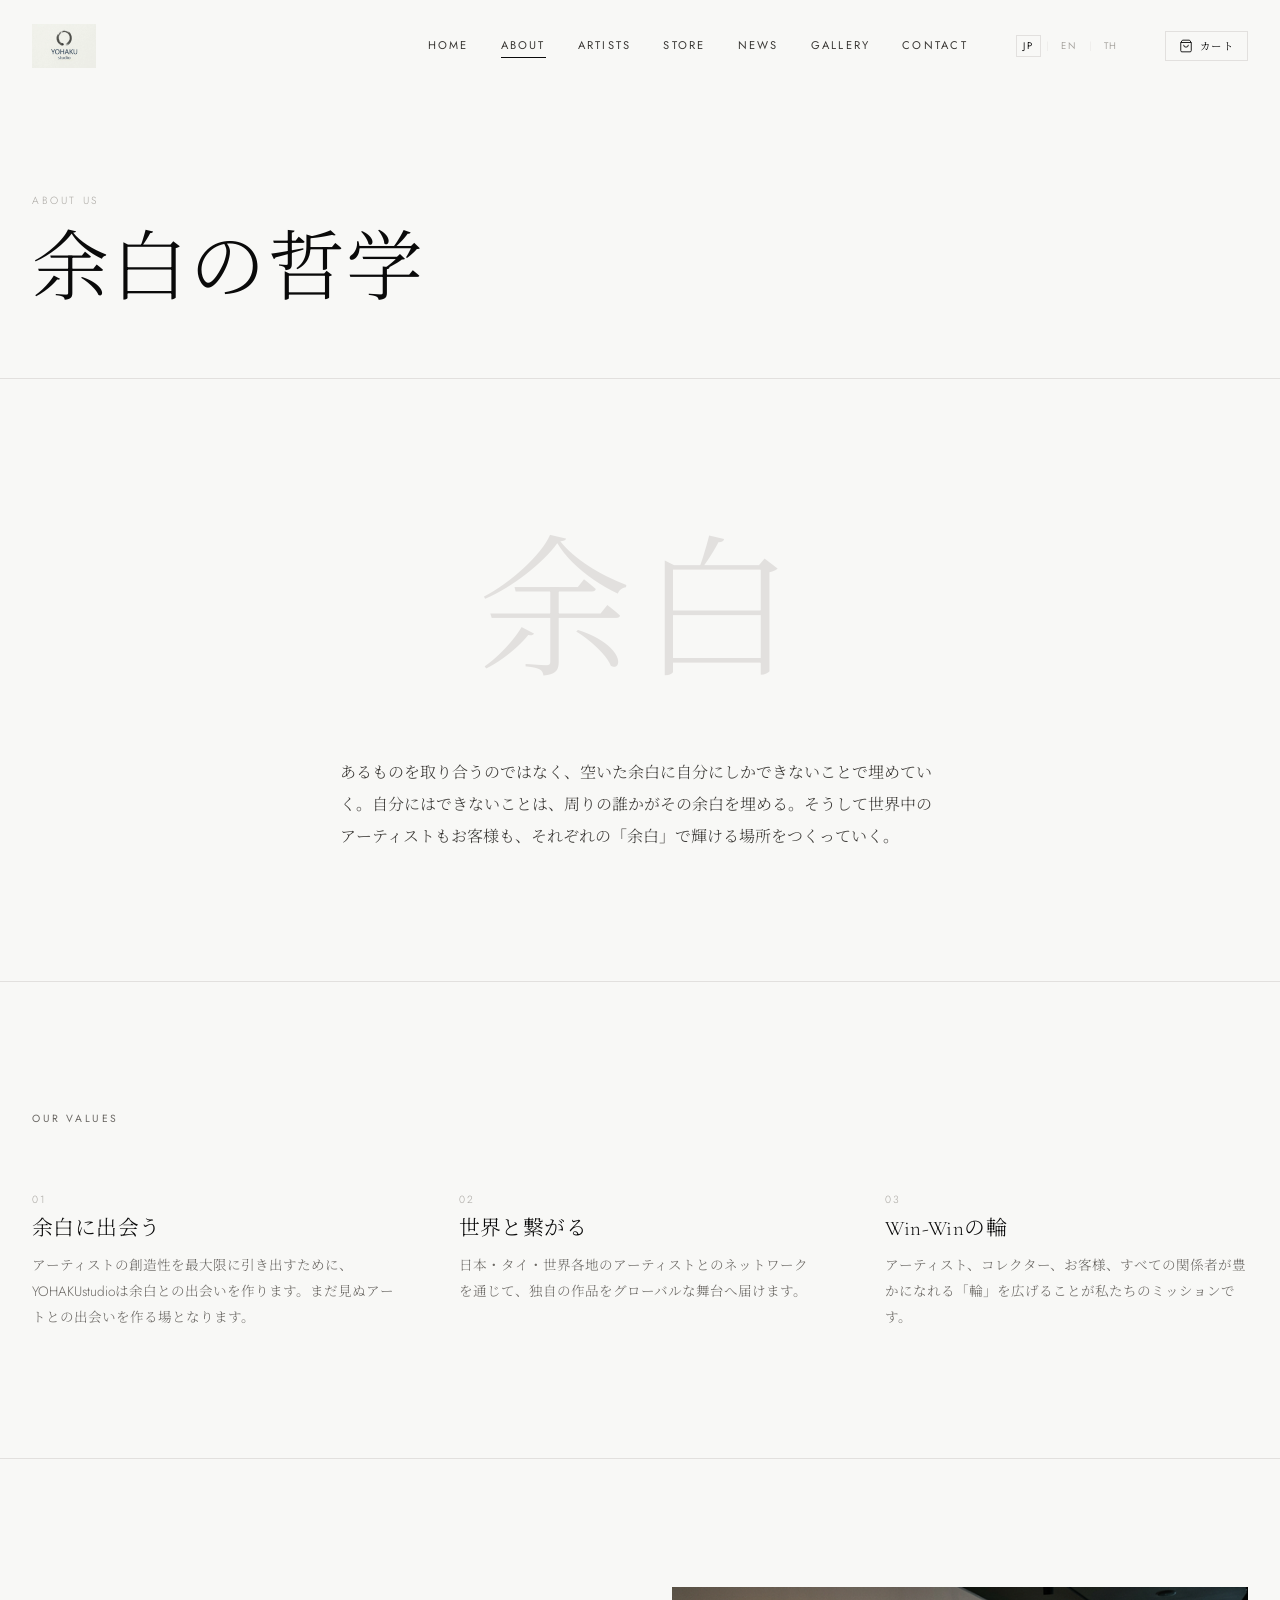
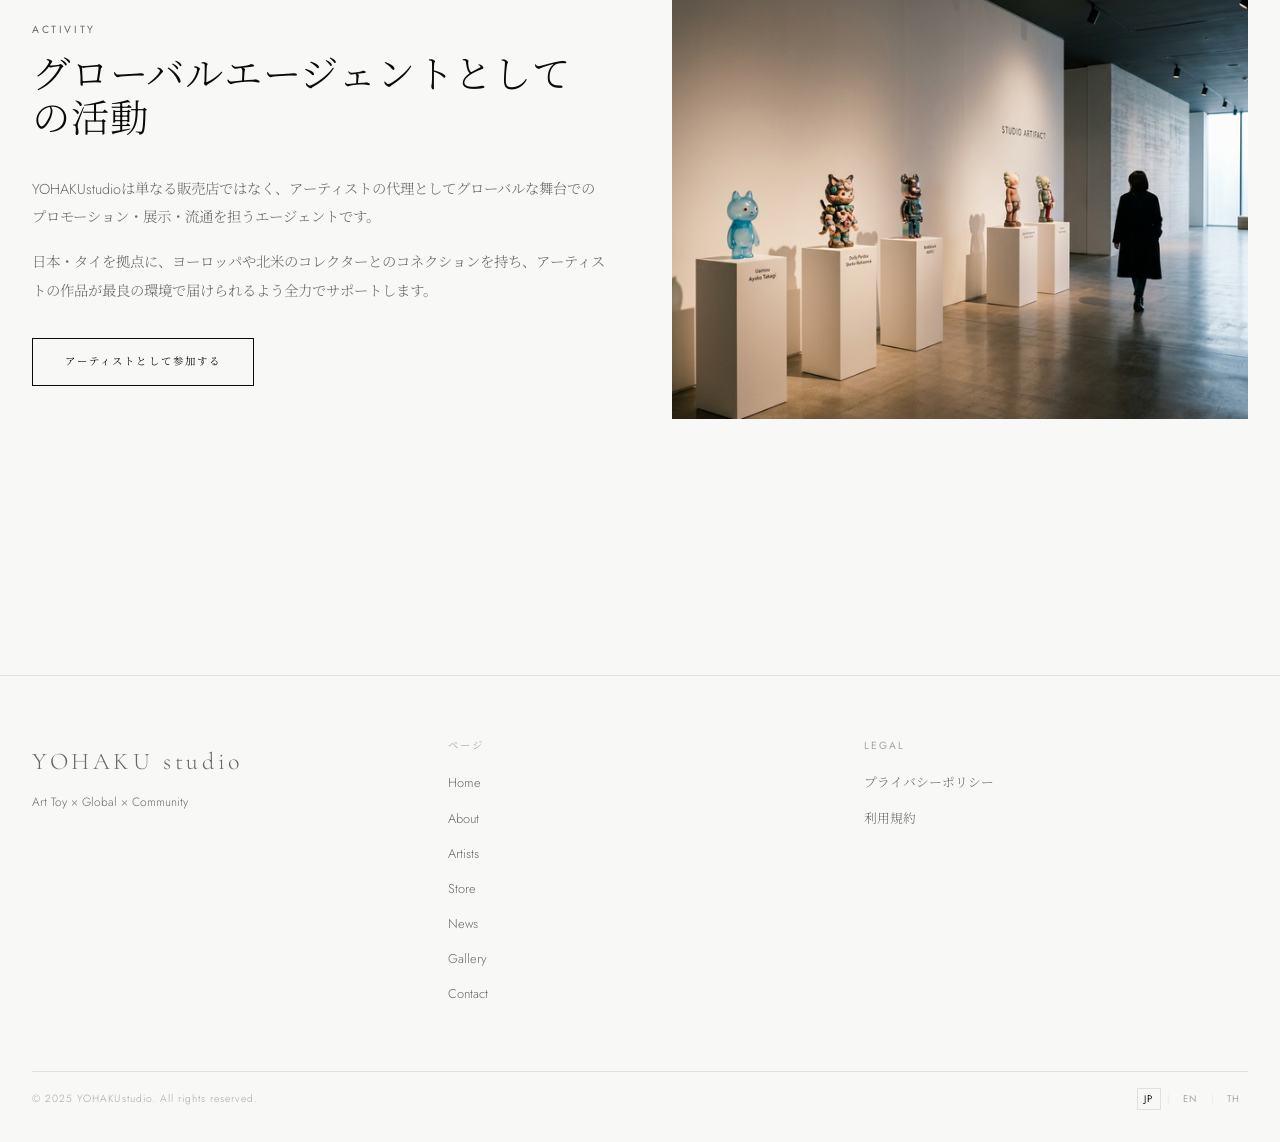
<file: about.html>
<!DOCTYPE html>
<html lang="ja">

<head>
    <meta charset="UTF-8">
    <meta name="viewport" content="width=device-width, initial-scale=1.0">
    <meta name="description" content="YOHAKUstudioについて — 余白の哲学とグローバルなアートエージェントとしての活動方針。">
    <title>About — YOHAKU studio</title>
    <link rel="stylesheet" href="css/style.css">
    <link rel="icon" href="images/logo-zen.jpg">
</head>

<body>

    <header class="header" id="header">
        <a href="index.html" class="header__logo">
            <img src="images/logo-zen.jpg" alt="YOHAKU studio">
        </a>
        <nav class="nav">
            <a href="index.html" class="nav__link" data-i18n="nav_home">Home</a>
            <a href="about.html" class="nav__link" data-i18n="nav_about">About</a>
            <a href="artists.html" class="nav__link" data-i18n="nav_artists">Artists</a>
            <a href="store.html" class="nav__link" data-i18n="nav_store">Store</a>
            <a href="news.html" class="nav__link" data-i18n="nav_news">News</a>
            <a href="gallery.html" class="nav__link" data-i18n="nav_gallery">Gallery</a>
            <a href="contact.html" class="nav__link" data-i18n="nav_contact">Contact</a>
            <div class="lang-switcher">
                <button class="lang-btn" data-lang="jp">JP</button>
                <span class="lang-sep">|</span>
                <button class="lang-btn" data-lang="en">EN</button>
                <span class="lang-sep">|</span>
                <button class="lang-btn" data-lang="th">TH</button>
            </div>
            <button class="cart-btn" id="cart-btn">
                <svg width="14" height="14" viewBox="0 0 24 24" fill="none" stroke="currentColor" stroke-width="1.5">
                    <path d="M6 2L3 6v14a2 2 0 002 2h14a2 2 0 002-2V6l-3-4z" />
                    <line x1="3" y1="6" x2="21" y2="6" />
                    <path d="M16 10a4 4 0 01-8 0" />
                </svg>
                <span data-i18n="nav_cart">カート</span>
                <span class="cart-count" style="display:none">0</span>
            </button>
        </nav>
        <button class="hamburger" id="hamburger"><span></span><span></span><span></span></button>
    </header>
    <nav class="mobile-nav" id="mobile-nav">
        <a href="index.html" class="nav__link" data-i18n="nav_home">Home</a>
        <a href="about.html" class="nav__link" data-i18n="nav_about">About</a>
        <a href="artists.html" class="nav__link" data-i18n="nav_artists">Artists</a>
        <a href="store.html" class="nav__link" data-i18n="nav_store">Store</a>
        <a href="news.html" class="nav__link" data-i18n="nav_news">News</a>
            <a href="gallery.html" class="nav__link" data-i18n="nav_gallery">Gallery</a>
        <a href="contact.html" class="nav__link" data-i18n="nav_contact">Contact</a>
        <div class="lang-switcher">
            <button class="lang-btn" data-lang="jp">JP</button><span class="lang-sep">|</span>
            <button class="lang-btn" data-lang="en">EN</button><span class="lang-sep">|</span>
            <button class="lang-btn" data-lang="th">TH</button>
        </div>
    </nav>

    <!-- Page Hero -->
    <section class="page-hero">
        <div class="container">
            <p class="page-hero__label fade-in" data-i18n="about_label">About Us</p>
            <h1 class="page-hero__title fade-in" data-i18n="about_title">余白の哲学</h1>
        </div>
    </section>

    <!-- Manifesto -->
    <section class="section">
        <div style="text-align:center; overflow:hidden; padding: var(--space-md) 0; margin-bottom: var(--space-md);">
            <span class="about-manifesto__word" aria-hidden="true">余白</span>
        </div>
        <div class="container--narrow">
            <p class="about-manifesto__text fade-in" data-i18n="about_manifesto">
                あるものを取り合うのではなく、空いた余白に自分にしかできないことで埋めていく。自分にはできないことは、周りの誰かがその余白を埋める。そうして世界中のアーティストもお客様も、それぞれの「余白」で輝ける場所をつくっていく。

            </p>
        </div>
    </section>

    <hr class="divider">

    <!-- Values -->
    <section class="section">
        <div class="container">
            <p class="section-label fade-in" style="margin-bottom: var(--space-md);">Our Values</p>
            <div class="value-grid">
                <div class="fade-in">
                    <p class="value-item__num" data-i18n="about_v1_num">01</p>
                    <h3 class="value-item__title" data-i18n="about_v1_title">余白に出会う</h3>
                    <p class="value-item__text" data-i18n="about_v1_text">
                        アーティストの創造性を最大限に引き出すために、YOHAKUstudioは余白との出会いを作ります。まだ見ぬアートとの出会いを作る場となります。</p>
                </div>
                <div class="fade-in">
                    <p class="value-item__num" data-i18n="about_v2_num">02</p>
                    <h3 class="value-item__title" data-i18n="about_v2_title">世界と繋がる</h3>
                    <p class="value-item__text" data-i18n="about_v2_text">
                        日本・タイ・世界各地のアーティストとのネットワークを通じて、独自の作品をグローバルな舞台へ届けます。</p>
                </div>
                <div class="fade-in">
                    <p class="value-item__num" data-i18n="about_v3_num">03</p>
                    <h3 class="value-item__title" data-i18n="about_v3_title">Win-Winの輪</h3>
                    <p class="value-item__text" data-i18n="about_v3_text">
                        アーティスト、コレクター、お客様、すべての関係者が豊かになれる「輪」を広げることが私たちのミッションです。</p>
                </div>
            </div>
        </div>
    </section>

    <hr class="divider">

    <!-- Activities -->
    <section class="section">
        <div class="container">
            <div class="grid-2" style="gap: var(--space-lg); align-items:center;">
                <div class="fade-in">
                    <p class="section-label" style="margin-bottom: var(--space-sm);" data-i18n="about_activity_label">
                        Activity</p>
                    <h2 style="font-size:clamp(1.8rem,3vw,2.8rem); margin-bottom: var(--space-md);"
                        data-i18n-html="about_activity_title">
                        グローバルエージェント<br>としての活動</h2>
                    <p style="font-size:0.9rem; color:var(--gray-600); line-height:2; margin-bottom: var(--space-sm);"
                        data-i18n="about_activity_desc1">
                        YOHAKUstudioは単なる販売店ではなく、アーティストの代理としてグローバルな舞台でのプロモーション・展示・流通を担うエージェントです。
                    </p>
                    <p style="font-size:0.9rem; color:var(--gray-600); line-height:2;" data-i18n="about_activity_desc2">
                        日本・タイを拠点に、ヨーロッパや北米のコレクターとのコネクションを持ち、アーティストの作品が最良の環境で届けられるよう全力でサポートします。
                    </p>
                    <a href="contact.html" class="btn" style="margin-top: var(--space-md);">
                        <span data-i18n="about_activity_btn">アーティストとして参加する</span>
                    </a>
                </div>
                <div class="fade-in">
                    <img src="images/museum-art-toys.png" alt="YOHAKU studio collection in a gallery"
                        style="width:100%; aspect-ratio:4/3; object-fit:cover;">
                </div>
            </div>
        </div>
    </section>

    <!-- Footer -->
    <footer class="footer">
        <div class="container">
            <div class="footer__inner">
                <div class="footer__brand">
                    <p class="logo-text">YOHAKU studio</p>
                    <p data-i18n="footer_tagline">Art Toy × Global × Community</p>
                </div>
                <nav class="footer__nav">
                    <h4 data-i18n="footer_pages">ページ</h4>
                    <ul>
                        <li><a href="index.html" data-i18n="nav_home">Home</a></li>
                        <li><a href="about.html" data-i18n="nav_about">About</a></li>
                        <li><a href="artists.html" data-i18n="nav_artists">Artists</a></li>
                        <li><a href="store.html" data-i18n="nav_store">Store</a></li>
                        <li><a href="news.html" data-i18n="nav_news">News</a></li>
                        <li><a href="gallery.html" data-i18n="nav_gallery">Gallery</a></li>
                        <li><a href="contact.html" data-i18n="nav_contact">Contact</a></li>
                    </ul>
                </nav>
                <nav class="footer__nav">
                    <h4 data-i18n="footer_legal">Legal</h4>
                    <ul>
                        <li><a href="privacy.html" data-i18n="footer_privacy">プライバシーポリシー</a></li>
                        <li><a href="terms.html" data-i18n="footer_terms">利用規約</a></li>
                    </ul>
                </nav>
            </div>
            <div class="footer__bottom">
                <span data-i18n="footer_copy">© 2025 YOHAKUstudio. All rights reserved.</span>
                <div class="lang-switcher">
                    <button class="lang-btn" data-lang="jp">JP</button><span class="lang-sep">|</span>
                    <button class="lang-btn" data-lang="en">EN</button><span class="lang-sep">|</span>
                    <button class="lang-btn" data-lang="th">TH</button>
                </div>
            </div>
        </div>
    </footer>

    <div class="cart-overlay" id="cart-overlay"></div>
    <aside class="cart-drawer" id="cart-drawer">
        <div class="cart-drawer__header">
            <p class="cart-drawer__title" data-i18n="cart_title">カート</p>
            <button class="cart-drawer__close" id="cart-close">✕</button>
        </div>
        <div class="cart-drawer__body" id="cart-body"></div>
        <div class="cart-drawer__footer">
            <div class="cart-total">
                <span class="cart-total__label" data-i18n="cart_total">小計</span>
                <span class="cart-total__amount" id="cart-total-amount">¥0</span>
            </div>
            <button class="btn btn--filled cart-checkout-btn"><span data-i18n="cart_checkout">チェックアウトへ</span></button>
        </div>
    </aside>

    <script src="js/i18n.js"></script>
    <script src="js/cart.js"></script>
    <script src="js/main.js"></script>
</body>

</html>
</file>
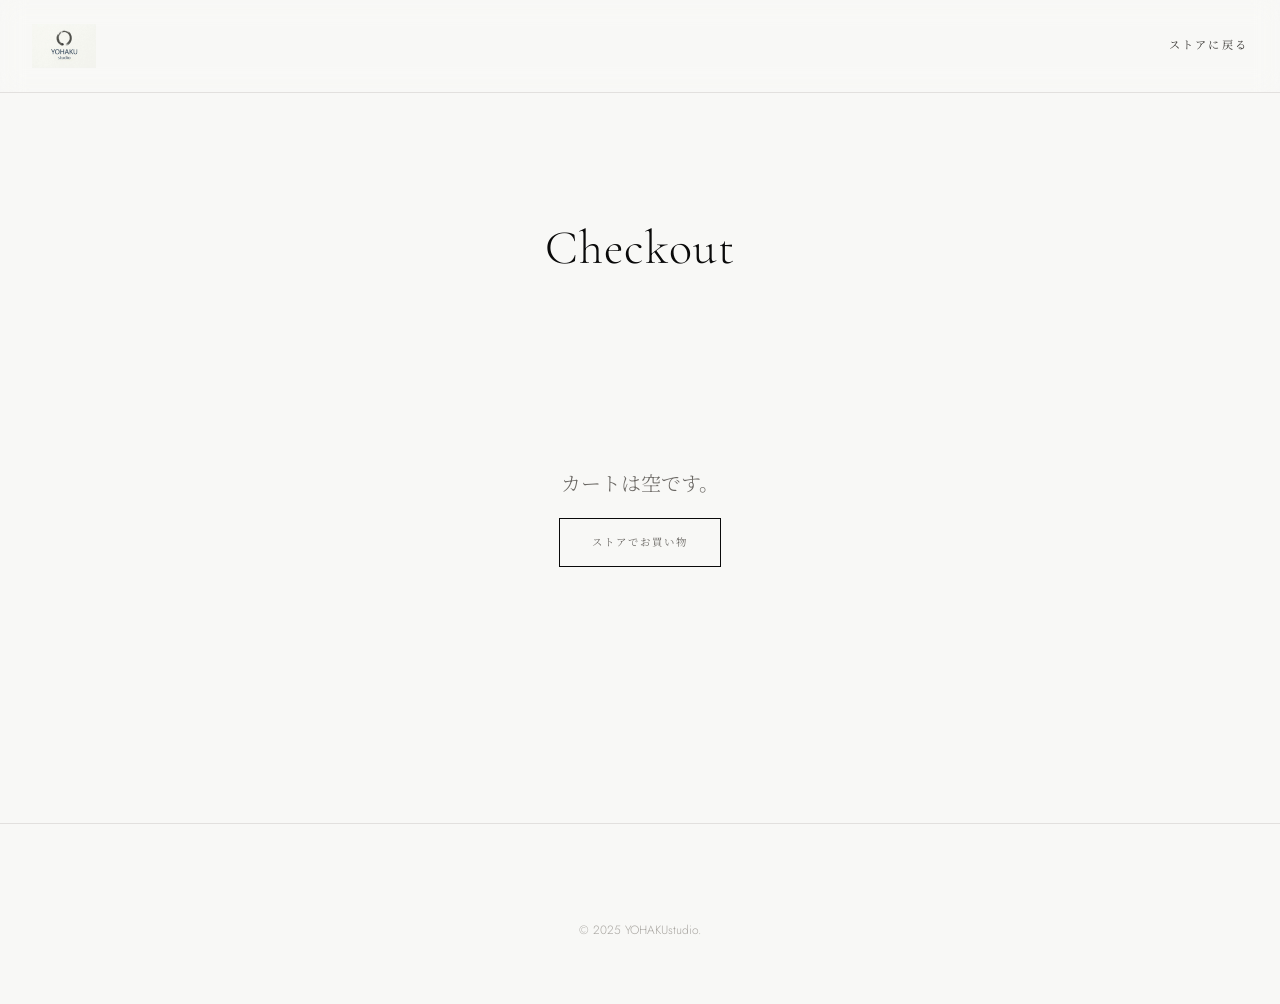
<file: checkout.html>
<!DOCTYPE html>
<html lang="ja">

<head>
    <meta charset="UTF-8">
    <meta name="viewport" content="width=device-width, initial-scale=1.0">
    <meta name="description" content="YOHAKUstudio チェックアウト">
    <title>Checkout — YOHAKU studio</title>
    <link rel="stylesheet" href="css/style.css">
    <style>
        .checkout-container {
            max-width: 800px;
            margin: 0 auto;
            padding: var(--space-xl) var(--space-md);
        }

        .checkout-layout {
            display: grid;
            grid-template-columns: 1fr;
            gap: var(--space-lg);
        }

        @media (min-width: 768px) {
            .checkout-layout {
                grid-template-columns: 1.5fr 1fr;
            }
        }

        .checkout-form {
            background: #fff;
            padding: var(--space-md);
            border: 1px solid var(--gray-200);
        }

        .form-group {
            margin-bottom: var(--space-sm);
        }

        .form-group label {
            display: block;
            font-size: 0.875rem;
            margin-bottom: 0.5rem;
            color: var(--gray-800);
        }

        .form-control {
            width: 100%;
            padding: 0.75rem;
            border: 1px solid var(--gray-200);
            font-family: inherit;
            font-size: 1rem;
            background: var(--bg-color);
        }

        .checkout-summary {
            background: var(--gray-100);
            padding: var(--space-md);
            border: 1px solid var(--gray-200);
            height: fit-content;
        }

        .checkout-summary__title {
            font-family: var(--font-serif);
            font-size: 1.25rem;
            margin-bottom: var(--space-md);
        }

        .checkout-items {
            margin-bottom: var(--space-md);
            border-bottom: 1px solid var(--gray-200);
            padding-bottom: var(--space-md);
        }

        .checkout-item {
            display: flex;
            gap: 1rem;
            margin-bottom: 1rem;
        }

        .checkout-item:last-child {
            margin-bottom: 0;
        }

        .checkout-item__img {
            width: 60px;
            height: 60px;
            object-fit: cover;
            border: 1px solid var(--gray-200);
            background: #fff;
        }

        .checkout-item__info {
            flex: 1;
        }

        .checkout-item__name {
            font-size: 0.875rem;
            font-weight: 500;
            margin-bottom: 0.2rem;
        }

        .checkout-item__price {
            font-size: 0.875rem;
            color: var(--gray-600);
        }

        .checkout-total-row {
            display: flex;
            justify-content: space-between;
            font-size: 1.125rem;
            font-weight: 500;
            margin-top: var(--space-sm);
        }

        .cart-empty-msg {
            text-align: center;
            padding: var(--space-xl) 0;
            color: var(--gray-600);
        }
    </style>
    <link rel="icon" href="images/logo-zen.jpg">
</head>

<body>

    <header class="header" id="header"
        style="position: static; background: var(--bg-color); border-bottom: 1px solid var(--gray-200);">
        <a href="index.html" class="header__logo"><img src="images/logo-zen.jpg" alt="YOHAKU studio"></a>
        <nav class="nav">
            <a href="store.html" class="nav__link">ストアに戻る</a>
        </nav>
    </header>

    <main class="checkout-container">
        <h1
            style="font-family: var(--font-serif); font-size: clamp(2rem, 4vw, 3rem); margin-bottom: var(--space-lg); text-align: center;">
            Checkout</h1>

        <div id="checkout-content" class="checkout-layout">
            <!-- Form will be injected or hidden by JS -->
            <div class="checkout-form" id="checkout-form-section">
                <h2 style="font-size: 1.25rem; margin-bottom: var(--space-md);">配送先・お支払い情報</h2>
                <form id="checkout-form">
                    <div class="form-group">
                        <label for="email">メールアドレス</label>
                        <input type="email" id="email" class="form-control" required
                            placeholder="example@yohaku.studio">
                    </div>
                    <div class="form-group">
                        <label for="name">氏名</label>
                        <input type="text" id="name" class="form-control" required placeholder="山田 太郎">
                    </div>
                    <div class="form-group">
                        <label for="address">配送先住所</label>
                        <textarea id="address" class="form-control" rows="3" required placeholder="東京都..."></textarea>
                    </div>
                    <!-- ダミーのクレジットカード入力 -->
                    <h3 style="font-size: 1rem; margin-top: var(--space-md); margin-bottom: var(--space-sm);">クレジットカード
                    </h3>
                    <div class="form-group">
                        <input type="text" class="form-control" placeholder="カード番号 (0000 0000 0000 0000)" disabled>
                    </div>
                    <div style="display: flex; gap: 1rem;">
                        <input type="text" class="form-control" placeholder="MM/YY" disabled style="flex:1;">
                        <input type="text" class="form-control" placeholder="CVC" disabled style="flex:1;">
                    </div>

                    <button type="submit" class="btn btn--filled"
                        style="width: 100%; margin-top: var(--space-lg); justify-content: center;">
                        <span>注文を確定する</span>
                    </button>
                    <p style="text-align:center; font-size:0.75rem; color:var(--gray-400); margin-top:1rem;">
                        ※これはデモサイトのダミー決済画面です。</p>
                </form>
            </div>

            <div class="checkout-summary" id="checkout-summary-section">
                <h2 class="checkout-summary__title">注文内容</h2>
                <div class="checkout-items" id="checkout-items">
                    <!-- Items will be injected by JS -->
                </div>
                <div class="checkout-total">
                    <div
                        style="display:flex; justify-content:space-between; font-size:0.875rem; color:var(--gray-600); margin-bottom:0.5rem;">
                        <span>小計</span>
                        <span id="checkout-subtotal">¥0</span>
                    </div>
                    <div
                        style="display:flex; justify-content:space-between; font-size:0.875rem; color:var(--gray-600); border-bottom:1px solid var(--gray-200); padding-bottom:1rem;">
                        <span>送料</span>
                        <span>計算中...</span>
                    </div>
                    <div class="checkout-total-row">
                        <span>合計</span>
                        <span id="checkout-total">¥0</span>
                    </div>
                </div>
            </div>
        </div>
    </main>

    <footer class="footer" style="margin-top:0;">
        <div class="container" style="text-align:center; padding: 2rem 0;">
            <p style="font-size:0.75rem; color:var(--gray-400);">© 2025 YOHAKUstudio.</p>
        </div>
    </footer>

    <script src="js/cart.js"></script>
    <script>
        document.addEventListener('DOMContentLoaded', () => {
            const cart = getCart();
            const contentDiv = document.getElementById('checkout-content');

            if (cart.length === 0) {
                contentDiv.innerHTML = `
                    <div class="cart-empty-msg" style="grid-column: 1 / -1;">
                        <p style="font-size: 1.25rem; margin-bottom: 1rem;">カートは空です。</p>
                        <a href="store.html" class="btn" style="justify-content: center; max-width: 200px; margin: 0 auto;">ストアでお買い物</a>
                    </div>
                `;
                return;
            }

            const itemsContainer = document.getElementById('checkout-items');
            let total = 0;

            itemsContainer.innerHTML = cart.map(item => {
                const itemTotal = item.price * item.qty;
                total += itemTotal;
                return `
                    <div class="checkout-item">
                        <img src="${item.img}" alt="${item.name}" class="checkout-item__img">
                        <div class="checkout-item__info">
                            <p class="checkout-item__name">${item.name}</p>
                            <p class="checkout-item__price">¥${item.price.toLocaleString()} × ${item.qty}</p>
                        </div>
                        <div style="font-weight:500;">
                            ¥${itemTotal.toLocaleString()}
                        </div>
                    </div>
                `;
            }).join('');

            document.getElementById('checkout-subtotal').textContent = `¥${total.toLocaleString()}`;
            document.getElementById('checkout-total').textContent = `¥${total.toLocaleString()}`;

            // ダミー決済処理
            document.getElementById('checkout-form').addEventListener('submit', (e) => {
                e.preventDefault();
                alert('注文が完了しました！（デモ）\\nストアトップへ戻ります。');
                localStorage.removeItem('yohaku_cart');
                window.location.href = 'store.html';
            });
        });
    </script>
</body>

</html>
</file>
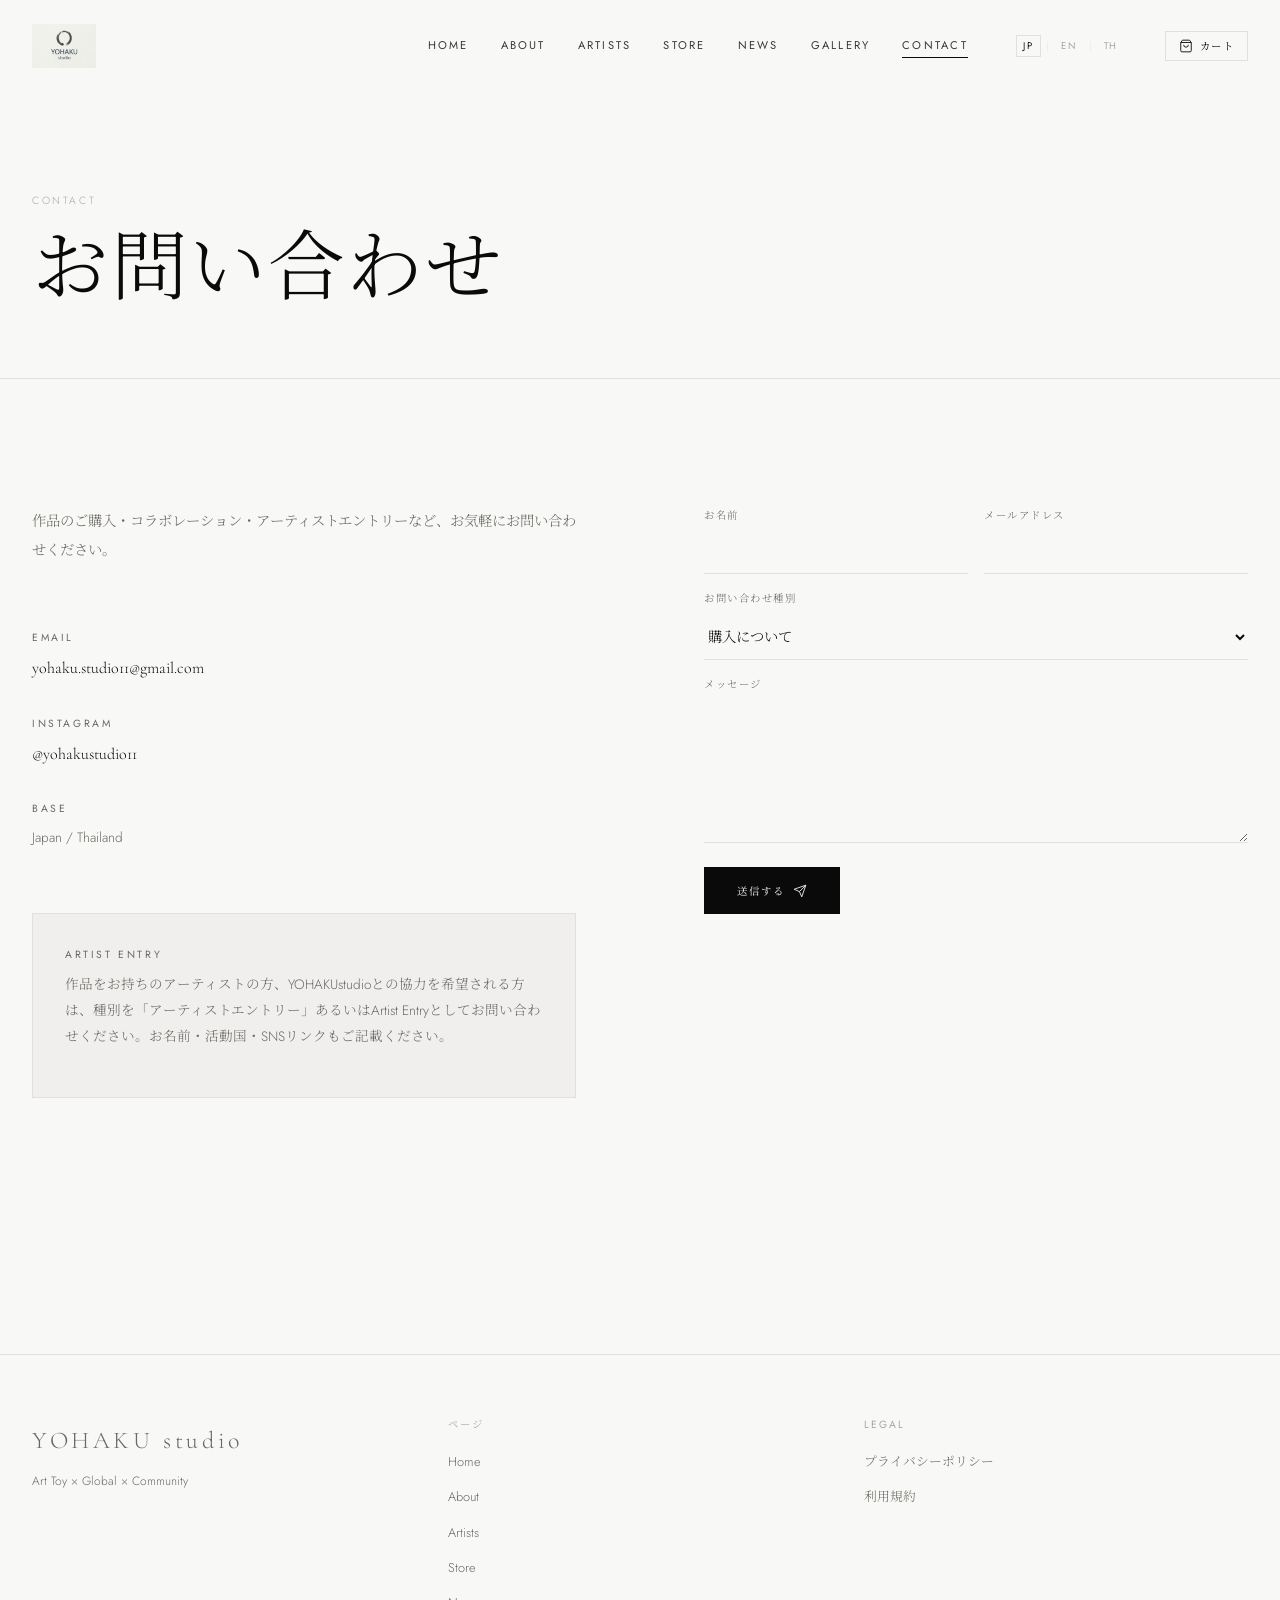
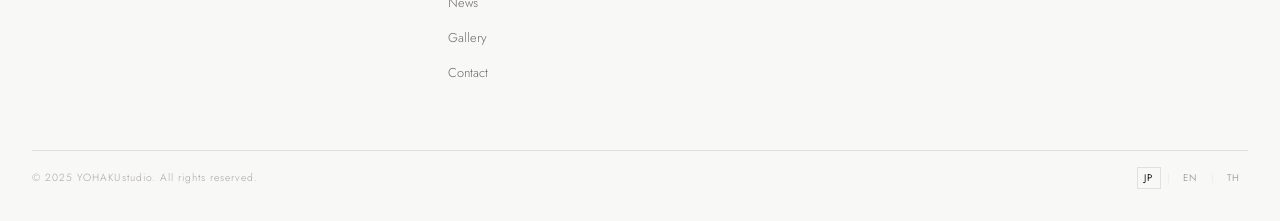
<file: contact.html>
<!DOCTYPE html>
<html lang="ja">

<head>
    <meta charset="UTF-8">
    <meta name="viewport" content="width=device-width, initial-scale=1.0">
    <meta name="description" content="YOHAKUstudio お問い合わせ — 購入・コラボレーション・アーティストエントリーはこちら。">
    <title>Contact — YOHAKU studio</title>
    <link rel="stylesheet" href="css/style.css">
</head>

<body>

    <header class="header" id="header">
        <a href="index.html" class="header__logo"><img src="images/logo-zen.jpg" alt="YOHAKU studio"></a>
        <nav class="nav">
            <a href="index.html" class="nav__link" data-i18n="nav_home">Home</a>
            <a href="about.html" class="nav__link" data-i18n="nav_about">About</a>
            <a href="artists.html" class="nav__link" data-i18n="nav_artists">Artists</a>
            <a href="store.html" class="nav__link" data-i18n="nav_store">Store</a>
            <a href="news.html" class="nav__link" data-i18n="nav_news">News</a>
            <a href="gallery.html" class="nav__link" data-i18n="nav_gallery">Gallery</a>
            <a href="contact.html" class="nav__link" data-i18n="nav_contact">Contact</a>
            <div class="lang-switcher">
                <button class="lang-btn" data-lang="jp">JP</button><span class="lang-sep">|</span>
                <button class="lang-btn" data-lang="en">EN</button><span class="lang-sep">|</span>
                <button class="lang-btn" data-lang="th">TH</button>
            </div>
            <button class="cart-btn" id="cart-btn">
                <svg width="14" height="14" viewBox="0 0 24 24" fill="none" stroke="currentColor" stroke-width="1.5">
                    <path d="M6 2L3 6v14a2 2 0 002 2h14a2 2 0 002-2V6l-3-4z" />
                    <line x1="3" y1="6" x2="21" y2="6" />
                    <path d="M16 10a4 4 0 01-8 0" />
                </svg>
                <span data-i18n="nav_cart">カート</span>
                <span class="cart-count" style="display:none">0</span>
            </button>
        </nav>
        <button class="hamburger" id="hamburger"><span></span><span></span><span></span></button>
    </header>
    <nav class="mobile-nav" id="mobile-nav">
        <a href="index.html" class="nav__link" data-i18n="nav_home">Home</a>
        <a href="about.html" class="nav__link" data-i18n="nav_about">About</a>
        <a href="artists.html" class="nav__link" data-i18n="nav_artists">Artists</a>
        <a href="store.html" class="nav__link" data-i18n="nav_store">Store</a>
        <a href="news.html" class="nav__link" data-i18n="nav_news">News</a>
            <a href="gallery.html" class="nav__link" data-i18n="nav_gallery">Gallery</a>
        <a href="contact.html" class="nav__link" data-i18n="nav_contact">Contact</a>
        <div class="lang-switcher">
            <button class="lang-btn" data-lang="jp">JP</button><span class="lang-sep">|</span>
            <button class="lang-btn" data-lang="en">EN</button><span class="lang-sep">|</span>
            <button class="lang-btn" data-lang="th">TH</button>
        </div>
    </nav>

    <section class="page-hero">
        <div class="container">
            <p class="page-hero__label fade-in" data-i18n="contact_label">Contact</p>
            <h1 class="page-hero__title fade-in" data-i18n="contact_title">お問い合わせ</h1>
        </div>
    </section>

    <section class="section">
        <div class="container">
            <div class="grid-2" style="gap: var(--space-xl); align-items:start;">

                <!-- Left: Info -->
                <div class="fade-in">
                    <p style="font-size:0.9rem; line-height:2; color:var(--gray-600); margin-bottom: var(--space-lg);"
                        data-i18n="contact_subtitle">
                        作品のご購入・コラボレーション・アーティストエントリーなど、お気軽にお問い合わせください。
                    </p>

                    <div style="display:flex; flex-direction:column; gap: var(--space-md);">
                        <div>
                            <p class="section-label" style="margin-bottom:0.5rem;" data-i18n="contact_email_label">Email
                            </p>
                            <a href="mailto:yohaku.studio11@gmail.com"
                                style="font-family: var(--font-serif); font-size:1rem; transition: opacity 0.3s;"
                                onmouseover="this.style.opacity='0.6'"
                                onmouseout="this.style.opacity='1'">yohaku.studio11@gmail.com</a>
                        </div>
                        <div>
                            <p class="section-label" style="margin-bottom:0.5rem;" data-i18n="contact_sns_label">
                                Instagram</p>
                            <a href="https://instagram.com/yohakustudio11" target="_blank" rel="noopener"
                                style="font-family: var(--font-serif); font-size:1rem; transition: opacity 0.3s;"
                                onmouseover="this.style.opacity='0.6'"
                                onmouseout="this.style.opacity='1'">@yohakustudio11</a>
                        </div>
                        <div>
                            <p class="section-label" style="margin-bottom:0.5rem;" data-i18n="contact_base_label">Base
                            </p>
                            <p style="font-size:0.85rem; color:var(--gray-600);" data-i18n="contact_base_text">Japan /
                                Thailand</p>
                        </div>
                    </div>

                    <!-- Artist CTA box -->
                    <div class="fade-in"
                        style="margin-top: var(--space-lg); padding: var(--space-md); border: 1px solid var(--gray-200); background: var(--gray-100);">
                        <p class="section-label" style="margin-bottom:0.5rem;" data-i18n="contact_entry_label">Artist
                            Entry</p>
                        <p style="font-size:0.85rem; color:var(--gray-600); line-height:1.9; margin-bottom: var(--space-sm);"
                            data-i18n="contact_entry_text">
                            作品をお持ちのアーティストの方、YOHAKUstudioとの協力を希望される方は、種別を「アーティストエントリー」あるいはArtist
                            Entryとしてお問い合わせください。お名前・活動国・SNSリンクもご記載ください。
                        </p>
                    </div>
                </div>

                <!-- Right: Form -->
                <div class="fade-in">
                    <div id="form-success"
                        style="display:none; padding: var(--space-md); border: 1px solid var(--gray-200); margin-bottom: var(--space-md); text-align:center;">
                        <p style="font-family: var(--font-serif); font-size:1.1rem; margin-bottom:0.5rem;">Thank you.
                        </p>
                        <p class="body-sm" data-i18n="contact_success">お問い合わせを受け付けました。3営業日以内にご連絡いたします。</p>
                    </div>

                    <form id="contact-form" class="form" novalidate>
                        <div class="form-grid">
                            <div class="form-group">
                                <label class="form-label" for="contact-name" data-i18n="contact_name">お名前</label>
                                <input class="form-input" type="text" id="contact-name" name="name" required>
                            </div>
                            <div class="form-group">
                                <label class="form-label" for="contact-email" data-i18n="contact_email">メールアドレス</label>
                                <input class="form-input" type="email" id="contact-email" name="email" required>
                            </div>
                        </div>

                        <div class="form-group">
                            <label class="form-label" for="contact-type" data-i18n="contact_type">お問い合わせ種別</label>
                            <select class="form-select" id="contact-type" name="type">
                                <option value="purchase" data-i18n="contact_type_purchase">購入について</option>
                                <option value="collab" data-i18n="contact_type_collab">コラボレーション</option>
                                <option value="artist" data-i18n="contact_type_artist">アーティストエントリー</option>
                                <option value="other" data-i18n="contact_type_other">その他</option>
                            </select>
                        </div>

                        <div class="form-group">
                            <label class="form-label" for="contact-message" data-i18n="contact_message">メッセージ</label>
                            <textarea class="form-textarea" id="contact-message" name="message" rows="6"
                                required></textarea>
                        </div>

                        <button type="submit" class="btn btn--filled"
                            style="align-self:flex-start; margin-top: var(--space-xs);">
                            <span data-i18n="contact_send">送信する</span>
                            <svg width="14" height="14" viewBox="0 0 24 24" fill="none" stroke="currentColor"
                                stroke-width="1.5">
                                <path d="M22 2L11 13M22 2l-7 20-4-9-9-4 20-7z" />
                            </svg>
                        </button>
                    </form>
                </div>

            </div>
        </div>
    </section>

    <footer class="footer">
        <div class="container">
            <div class="footer__inner">
                <div class="footer__brand">
                    <p class="logo-text">YOHAKU studio</p>
                    <p data-i18n="footer_tagline">Art Toy × Global × Community</p>
                </div>
                <nav class="footer__nav">
                    <h4 data-i18n="footer_pages">ページ</h4>
                    <ul>
                        <li><a href="index.html" data-i18n="nav_home">Home</a></li>
                        <li><a href="about.html" data-i18n="nav_about">About</a></li>
                        <li><a href="artists.html" data-i18n="nav_artists">Artists</a></li>
                        <li><a href="store.html" data-i18n="nav_store">Store</a></li>
                        <li><a href="news.html" data-i18n="nav_news">News</a></li>
                        <li><a href="gallery.html" data-i18n="nav_gallery">Gallery</a></li>
                        <li><a href="contact.html" data-i18n="nav_contact">Contact</a></li>
                    </ul>
                </nav>
                <nav class="footer__nav">
                    <h4 data-i18n="footer_legal">Legal</h4>
                    <ul>
                        <li><a href="privacy.html" data-i18n="footer_privacy">プライバシーポリシー</a></li>
                        <li><a href="terms.html" data-i18n="footer_terms">利用規約</a></li>
                    </ul>
                </nav>
            </div>
            <div class="footer__bottom">
                <span data-i18n="footer_copy">© 2025 YOHAKUstudio. All rights reserved.</span>
                <div class="lang-switcher">
                    <button class="lang-btn" data-lang="jp">JP</button><span class="lang-sep">|</span>
                    <button class="lang-btn" data-lang="en">EN</button><span class="lang-sep">|</span>
                    <button class="lang-btn" data-lang="th">TH</button>
                </div>
            </div>
        </div>
    </footer>

    <div class="cart-overlay" id="cart-overlay"></div>
    <aside class="cart-drawer" id="cart-drawer">
        <div class="cart-drawer__header">
            <p class="cart-drawer__title" data-i18n="cart_title">カート</p>
            <button class="cart-drawer__close" id="cart-close">✕</button>
        </div>
        <div class="cart-drawer__body" id="cart-body"></div>
        <div class="cart-drawer__footer">
            <div class="cart-total">
                <span class="cart-total__label" data-i18n="cart_total">小計</span>
                <span class="cart-total__amount" id="cart-total-amount">¥0</span>
            </div>
            <button class="btn btn--filled cart-checkout-btn"><span data-i18n="cart_checkout">チェックアウトへ</span></button>
        </div>
    </aside>

    <script src="js/i18n.js"></script>
    <script src="js/cart.js"></script>
    <script src="js/main.js"></script>
</body>

</html>
</file>
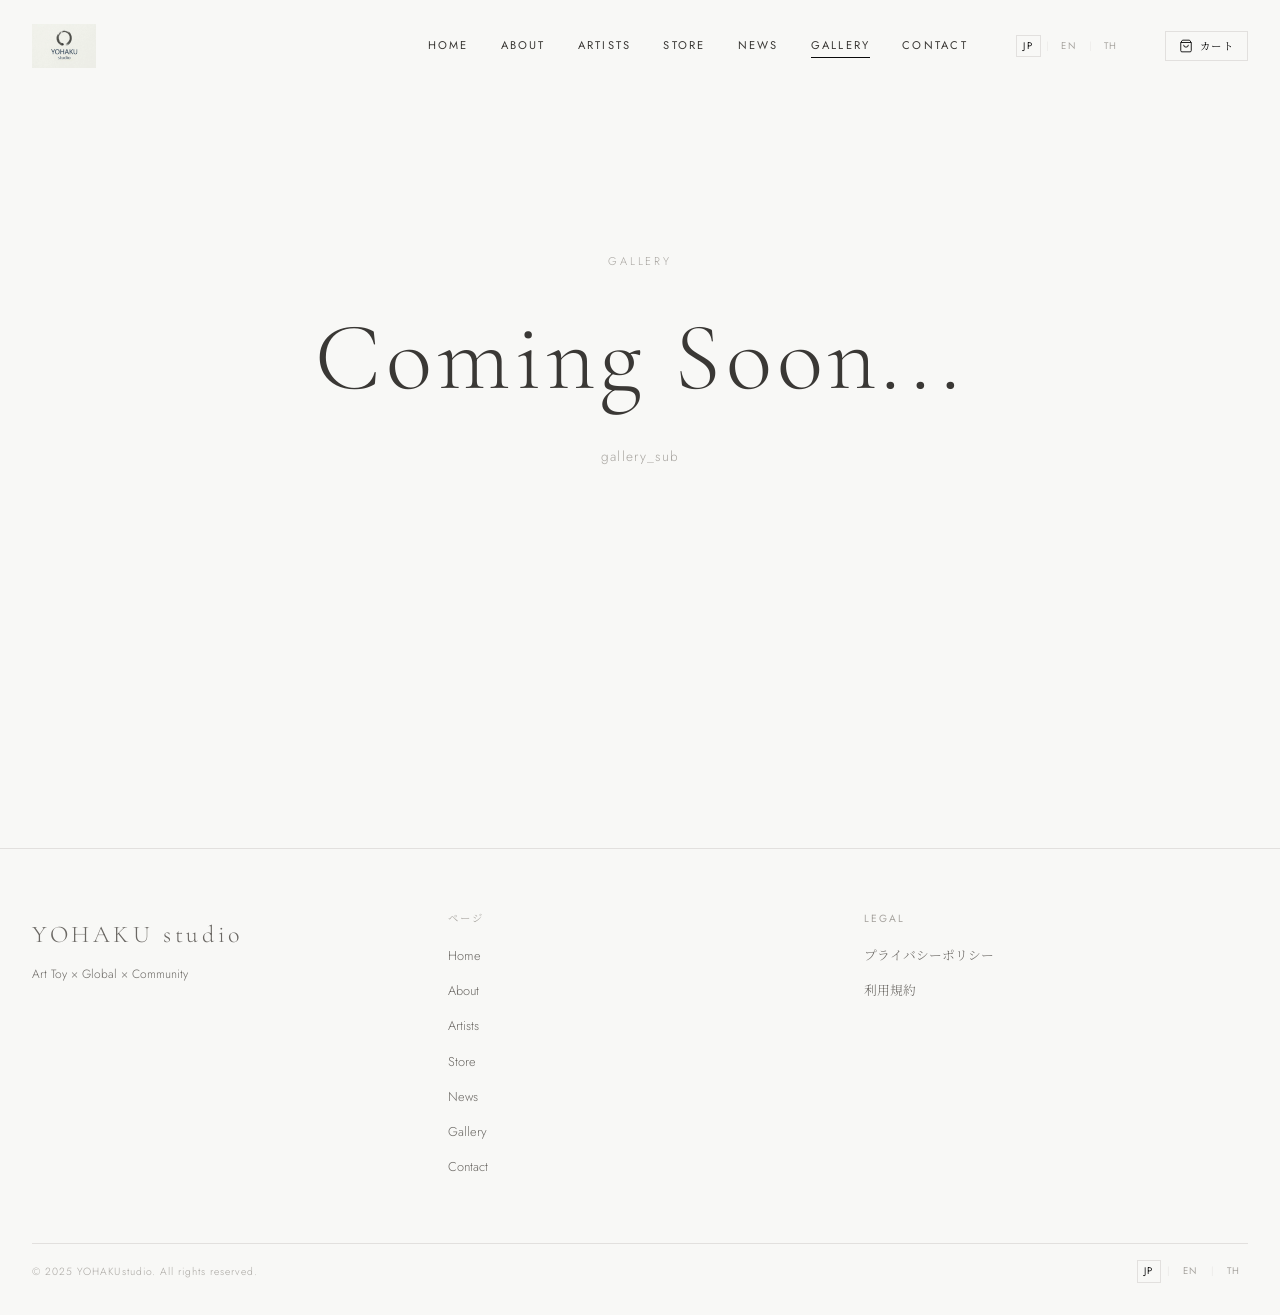
<file: gallery.html>
<!DOCTYPE html>
<html lang="ja">

<head>
    <meta charset="UTF-8">
    <meta name="viewport" content="width=device-width, initial-scale=1.0">
    <meta name="description" content="YOHAKU studio Gallery — Coming Soon">
    <title>Gallery — YOHAKU studio</title>
    <link rel="stylesheet" href="css/style.css">
    <style>
        .coming-soon {
            min-height: 80vh;
            display: flex;
            flex-direction: column;
            align-items: center;
            justify-content: center;
            text-align: center;
            padding: var(--space-xl) var(--space-md);
        }
        .coming-soon__label {
            font-size: 0.7rem;
            letter-spacing: 0.25em;
            text-transform: uppercase;
            color: var(--gray-400);
            margin-bottom: var(--space-md);
        }
        .coming-soon__title {
            font-family: var(--font-serif);
            font-size: clamp(2.5rem, 8vw, 6rem);
            font-weight: 300;
            letter-spacing: 0.05em;
            color: var(--gray-800);
            margin-bottom: var(--space-md);
        }
        .coming-soon__sub {
            font-size: 0.85rem;
            color: var(--gray-400);
            letter-spacing: 0.1em;
        }
    </style>
</head>

<body>

    <header class="header" id="header">
        <a href="index.html" class="header__logo"><img src="images/logo-zen.jpg" alt="YOHAKU studio"></a>
        <nav class="nav">
            <a href="index.html" class="nav__link" data-i18n="nav_home">Home</a>
            <a href="about.html" class="nav__link" data-i18n="nav_about">About</a>
            <a href="artists.html" class="nav__link" data-i18n="nav_artists">Artists</a>
            <a href="store.html" class="nav__link" data-i18n="nav_store">Store</a>
            <a href="news.html" class="nav__link" data-i18n="nav_news">News</a>
            <a href="gallery.html" class="nav__link" data-i18n="nav_gallery">Gallery</a>
            <a href="contact.html" class="nav__link" data-i18n="nav_contact">Contact</a>
            <div class="lang-switcher">
                <button class="lang-btn" data-lang="jp">JP</button><span class="lang-sep">|</span>
                <button class="lang-btn" data-lang="en">EN</button><span class="lang-sep">|</span>
                <button class="lang-btn" data-lang="th">TH</button>
            </div>
            <button class="cart-btn" id="cart-btn">
                <svg width="14" height="14" viewBox="0 0 24 24" fill="none" stroke="currentColor" stroke-width="1.5">
                    <path d="M6 2L3 6v14a2 2 0 002 2h14a2 2 0 002-2V6l-3-4z" />
                    <line x1="3" y1="6" x2="21" y2="6" />
                    <path d="M16 10a4 4 0 01-8 0" />
                </svg>
                <span data-i18n="nav_cart">カート</span>
                <span class="cart-count" style="display:none">0</span>
            </button>
        </nav>
        <button class="hamburger" id="hamburger"><span></span><span></span><span></span></button>
    </header>
    <nav class="mobile-nav" id="mobile-nav">
        <a href="index.html" class="nav__link" data-i18n="nav_home">Home</a>
        <a href="about.html" class="nav__link" data-i18n="nav_about">About</a>
        <a href="artists.html" class="nav__link" data-i18n="nav_artists">Artists</a>
        <a href="store.html" class="nav__link" data-i18n="nav_store">Store</a>
        <a href="news.html" class="nav__link" data-i18n="nav_news">News</a>
        <a href="gallery.html" class="nav__link" data-i18n="nav_gallery">Gallery</a>
        <a href="contact.html" class="nav__link" data-i18n="nav_contact">Contact</a>
        <div class="lang-switcher">
            <button class="lang-btn" data-lang="jp">JP</button><span class="lang-sep">|</span>
            <button class="lang-btn" data-lang="en">EN</button><span class="lang-sep">|</span>
            <button class="lang-btn" data-lang="th">TH</button>
        </div>
    </nav>

    <section class="coming-soon">
        <p class="coming-soon__label fade-in">Gallery</p>
        <h1 class="coming-soon__title fade-in">Coming Soon...</h1>
        <p class="coming-soon__sub fade-in" data-i18n="gallery_sub">オンラインギャラリーは近日公開予定です。</p>
    </section>

    <footer class="footer">
        <div class="container">
            <div class="footer__inner">
                <div class="footer__brand">
                    <p class="logo-text">YOHAKU studio</p>
                    <p data-i18n="footer_tagline">Art Toy × Global × Community</p>
                </div>
                <nav class="footer__nav">
                    <h4 data-i18n="footer_pages">ページ</h4>
                    <ul>
                        <li><a href="index.html" data-i18n="nav_home">Home</a></li>
                        <li><a href="about.html" data-i18n="nav_about">About</a></li>
                        <li><a href="artists.html" data-i18n="nav_artists">Artists</a></li>
                        <li><a href="store.html" data-i18n="nav_store">Store</a></li>
                        <li><a href="news.html" data-i18n="nav_news">News</a></li>
                        <li><a href="gallery.html" data-i18n="nav_gallery">Gallery</a></li>
                        <li><a href="contact.html" data-i18n="nav_contact">Contact</a></li>
                    </ul>
                </nav>
                <nav class="footer__nav">
                    <h4 data-i18n="footer_legal">Legal</h4>
                    <ul>
                        <li><a href="privacy.html" data-i18n="footer_privacy">プライバシーポリシー</a></li>
                        <li><a href="terms.html" data-i18n="footer_terms">利用規約</a></li>
                    </ul>
                </nav>
            </div>
            <div class="footer__bottom">
                <span data-i18n="footer_copy">© 2025 YOHAKUstudio. All rights reserved.</span>
                <div class="lang-switcher">
                    <button class="lang-btn" data-lang="jp">JP</button><span class="lang-sep">|</span>
                    <button class="lang-btn" data-lang="en">EN</button><span class="lang-sep">|</span>
                    <button class="lang-btn" data-lang="th">TH</button>
                </div>
            </div>
        </div>
    </footer>

    <div class="cart-overlay" id="cart-overlay"></div>
    <aside class="cart-drawer" id="cart-drawer">
        <div class="cart-drawer__header">
            <p class="cart-drawer__title" data-i18n="cart_title">カート</p>
            <button class="cart-drawer__close" id="cart-close">✕</button>
        </div>
        <div class="cart-drawer__body" id="cart-body"></div>
        <div class="cart-drawer__footer">
            <div class="cart-total">
                <span class="cart-total__label" data-i18n="cart_total">小計</span>
                <span class="cart-total__amount" id="cart-total-amount">¥0</span>
            </div>
            <button class="btn btn--filled cart-checkout-btn"><span data-i18n="cart_checkout">チェックアウトへ</span></button>
        </div>
    </aside>

    <script src="js/i18n.js"></script>
    <script src="js/cart.js"></script>
    <script src="js/main.js"></script>
</body>

</html>
</file>
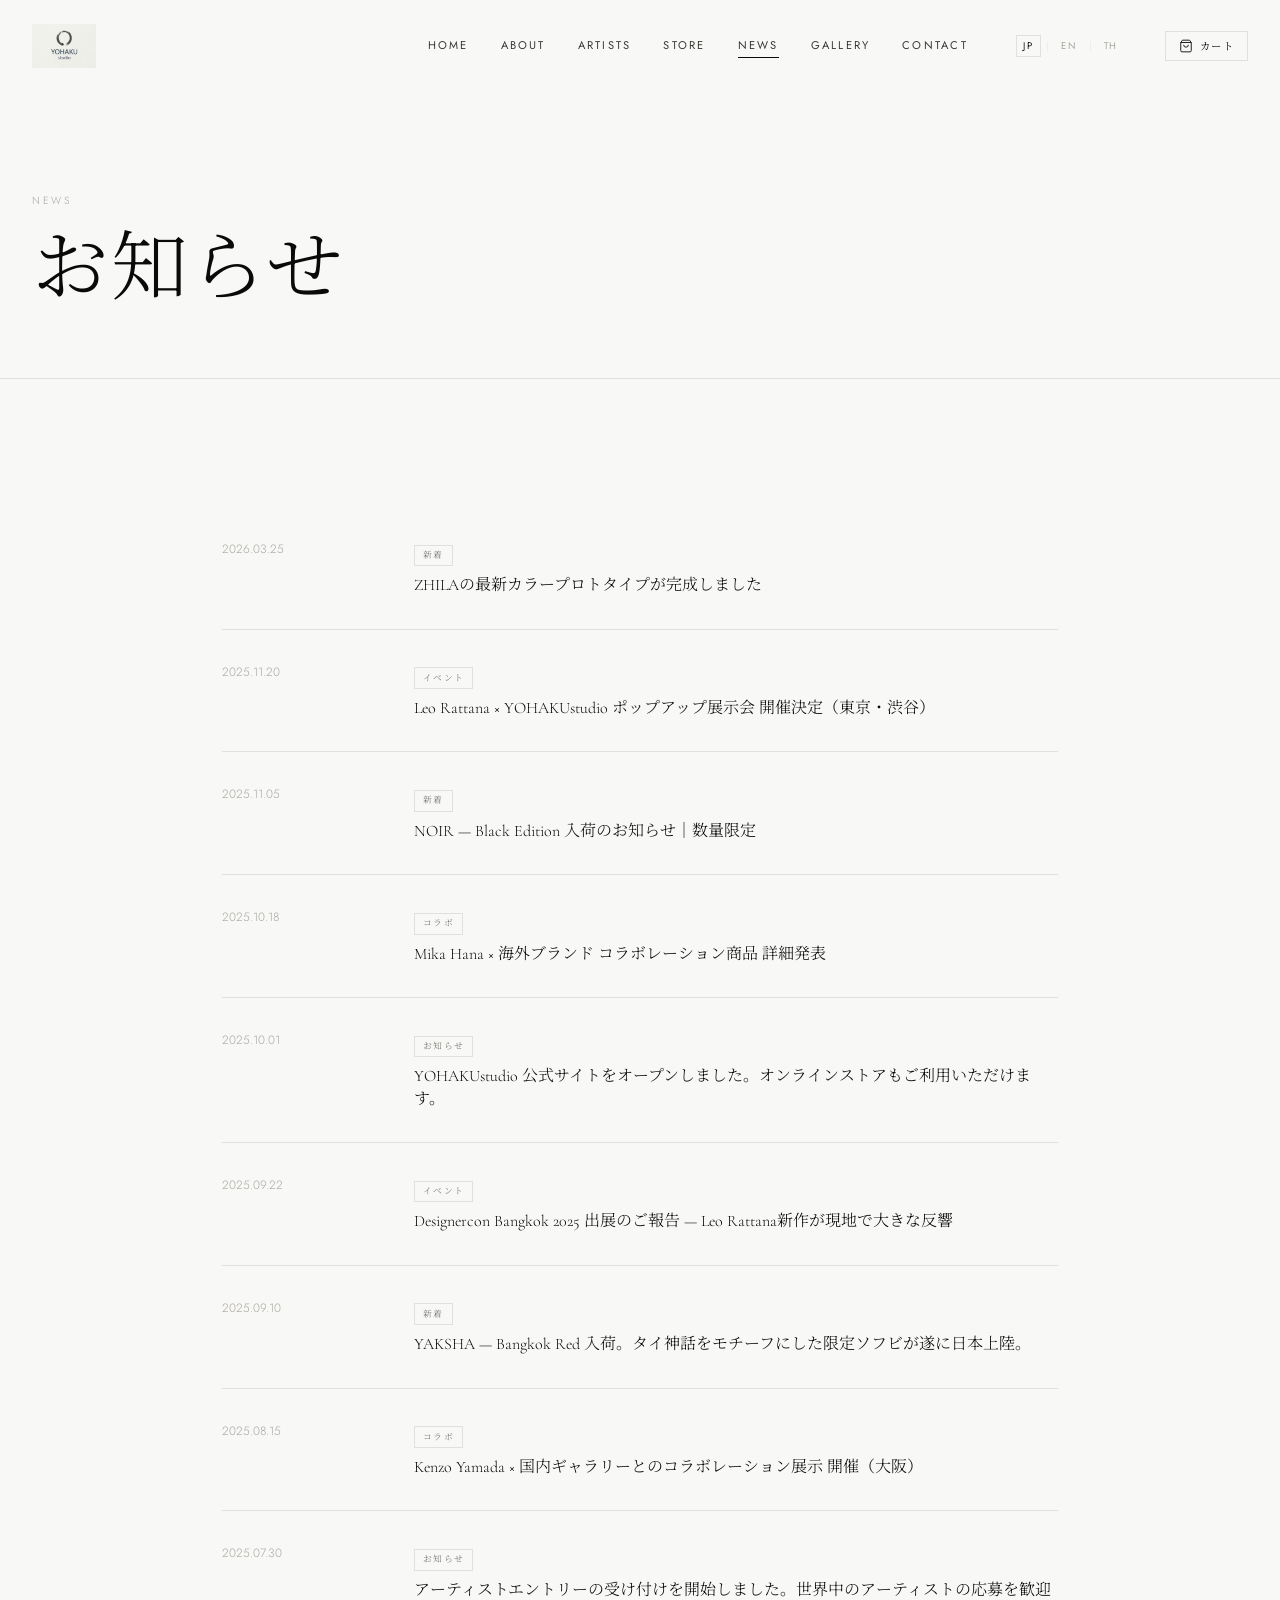
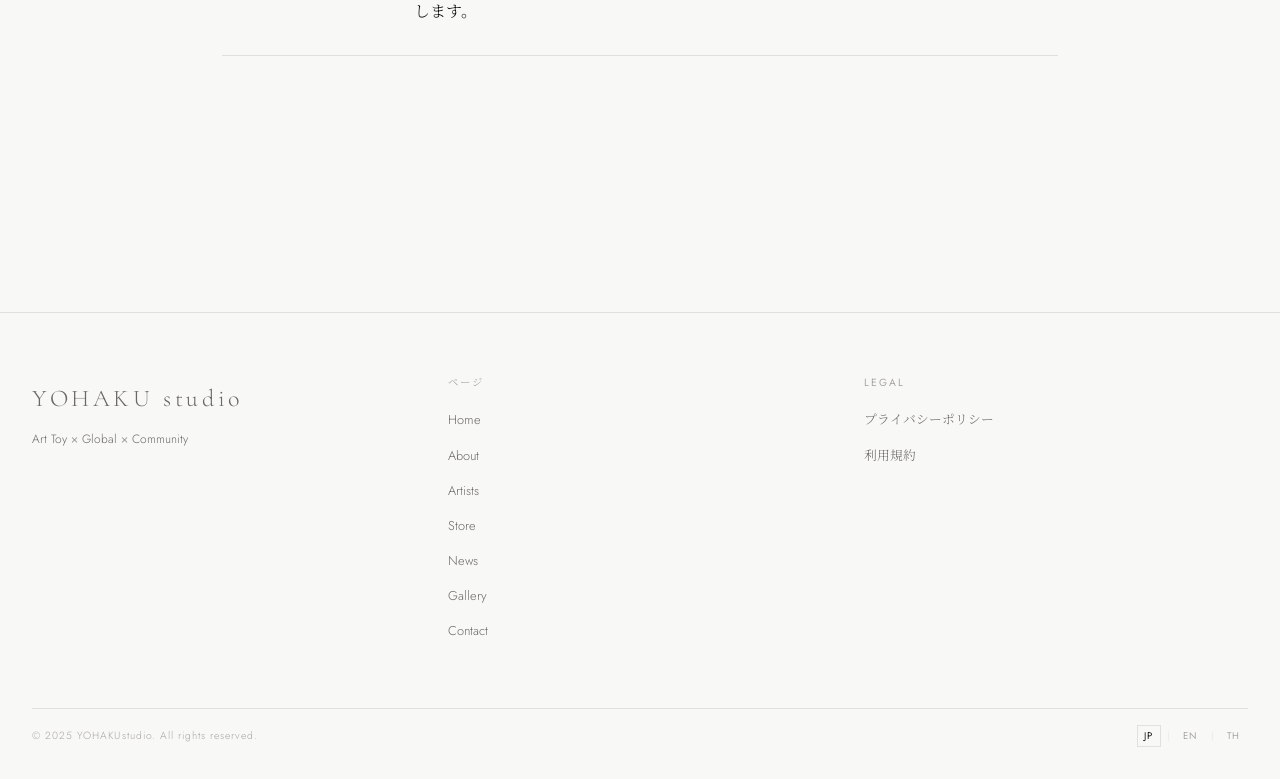
<file: news.html>
<!DOCTYPE html>
<html lang="ja">

<head>
    <meta charset="UTF-8">
    <meta name="viewport" content="width=device-width, initial-scale=1.0">
    <meta name="description" content="YOHAKUstudio ニュース — 新着情報、イベント告知、コラボレーション情報。">
    <title>News — YOHAKU studio</title>
    <link rel="stylesheet" href="css/style.css">
</head>

<body>

    <header class="header" id="header">
        <a href="index.html" class="header__logo"><img src="images/logo-zen.jpg" alt="YOHAKU studio"></a>
        <nav class="nav">
            <a href="index.html" class="nav__link" data-i18n="nav_home">Home</a>
            <a href="about.html" class="nav__link" data-i18n="nav_about">About</a>
            <a href="artists.html" class="nav__link" data-i18n="nav_artists">Artists</a>
            <a href="store.html" class="nav__link" data-i18n="nav_store">Store</a>
            <a href="news.html" class="nav__link" data-i18n="nav_news">News</a>
            <a href="gallery.html" class="nav__link" data-i18n="nav_gallery">Gallery</a>
            <a href="contact.html" class="nav__link" data-i18n="nav_contact">Contact</a>
            <div class="lang-switcher">
                <button class="lang-btn" data-lang="jp">JP</button><span class="lang-sep">|</span>
                <button class="lang-btn" data-lang="en">EN</button><span class="lang-sep">|</span>
                <button class="lang-btn" data-lang="th">TH</button>
            </div>
            <button class="cart-btn" id="cart-btn">
                <svg width="14" height="14" viewBox="0 0 24 24" fill="none" stroke="currentColor" stroke-width="1.5">
                    <path d="M6 2L3 6v14a2 2 0 002 2h14a2 2 0 002-2V6l-3-4z" />
                    <line x1="3" y1="6" x2="21" y2="6" />
                    <path d="M16 10a4 4 0 01-8 0" />
                </svg>
                <span data-i18n="nav_cart">カート</span>
                <span class="cart-count" style="display:none">0</span>
            </button>
        </nav>
        <button class="hamburger" id="hamburger"><span></span><span></span><span></span></button>
    </header>
    <nav class="mobile-nav" id="mobile-nav">
        <a href="index.html" class="nav__link" data-i18n="nav_home">Home</a>
        <a href="about.html" class="nav__link" data-i18n="nav_about">About</a>
        <a href="artists.html" class="nav__link" data-i18n="nav_artists">Artists</a>
        <a href="store.html" class="nav__link" data-i18n="nav_store">Store</a>
        <a href="news.html" class="nav__link" data-i18n="nav_news">News</a>
            <a href="gallery.html" class="nav__link" data-i18n="nav_gallery">Gallery</a>
        <a href="contact.html" class="nav__link" data-i18n="nav_contact">Contact</a>
        <div class="lang-switcher">
            <button class="lang-btn" data-lang="jp">JP</button><span class="lang-sep">|</span>
            <button class="lang-btn" data-lang="en">EN</button><span class="lang-sep">|</span>
            <button class="lang-btn" data-lang="th">TH</button>
        </div>
    </nav>

    <section class="page-hero">
        <div class="container">
            <p class="page-hero__label fade-in" data-i18n="news_label">News</p>
            <h1 class="page-hero__title fade-in" data-i18n="news_title">お知らせ</h1>
        </div>
    </section>

    <section class="section">
        <div class="container--narrow">

            <div class="news-item fade-in">
                <div class="news-item__date" data-i18n="news_item0_date">2026.03.25</div>
                <div>
                    <span class="news-item__tag" data-i18n="news_tag_new">新着</span>
                    <p class="news-item__title" data-i18n="news_item0_title">ZHILAの最新カラープロトタイプが完成しました</p>
                </div>
            </div>

            <div class="news-item fade-in">
                <div class="news-item__date" data-i18n="news_item1_date">2025.11.20</div>
                <div>
                    <span class="news-item__tag" data-i18n="news_tag_event">イベント</span>
                    <p class="news-item__title" data-i18n="news_item1_title">Leo Rattana × YOHAKUstudio ポップアップ展示会
                        開催決定（東京・渋谷 2025年12月14日〜16日）</p>
                </div>
            </div>

            <div class="news-item fade-in">
                <div class="news-item__date" data-i18n="news_item2_date">2025.11.05</div>
                <div>
                    <span class="news-item__tag" data-i18n="news_tag_new">新着</span>
                    <p class="news-item__title" data-i18n="news_item2_title">NOIR — Black Edition 入荷のお知らせ｜数量限定28体のみ</p>
                </div>
            </div>

            <div class="news-item fade-in">
                <div class="news-item__date" data-i18n="news_item3_date">2025.10.18</div>
                <div>
                    <span class="news-item__tag" data-i18n="news_tag_collab">コラボ</span>
                    <p class="news-item__title" data-i18n="news_item3_title">Mika Hana × 海外ブランド コラボレーション商品 詳細発表 —
                        2025年12月発売予定</p>
                </div>
            </div>

            <div class="news-item fade-in">
                <div class="news-item__date" data-i18n="news_item4_date">2025.10.01</div>
                <div>
                    <span class="news-item__tag" data-i18n="news_tag_info">お知らせ</span>
                    <p class="news-item__title" data-i18n="news_item4_title">YOHAKUstudio
                        公式サイトをオープンしました。オンラインストアもご利用いただけます。</p>
                </div>
            </div>

            <div class="news-item fade-in">
                <div class="news-item__date" data-i18n="news_item5_date">2025.09.22</div>
                <div>
                    <span class="news-item__tag" data-i18n="news_tag_event">イベント</span>
                    <p class="news-item__title" data-i18n="news_item5_title">Designercon Bangkok 2025 出展のご報告 — Leo
                        Rattana新作が現地で大きな反響</p>
                </div>
            </div>

            <div class="news-item fade-in">
                <div class="news-item__date" data-i18n="news_item6_date">2025.09.10</div>
                <div>
                    <span class="news-item__tag" data-i18n="news_tag_new">新着</span>
                    <p class="news-item__title" data-i18n="news_item6_title">YAKSHA — Bangkok Red
                        入荷。タイ神話をモチーフにした限定ソフビが遂に日本上陸。</p>
                </div>
            </div>

            <div class="news-item fade-in">
                <div class="news-item__date" data-i18n="news_item7_date">2025.08.15</div>
                <div>
                    <span class="news-item__tag" data-i18n="news_tag_collab">コラボ</span>
                    <p class="news-item__title" data-i18n="news_item7_title">Kenzo Yamada × 国内ギャラリーとのコラボレーション展示 開催（大阪）
                    </p>
                </div>
            </div>

            <div class="news-item fade-in">
                <div class="news-item__date" data-i18n="news_item8_date">2025.07.30</div>
                <div>
                    <span class="news-item__tag" data-i18n="news_tag_info">お知らせ</span>
                    <p class="news-item__title" data-i18n="news_item8_title">
                        アーティストエントリーの受け付けを開始しました。世界中のアーティストの応募を歓迎します。</p>
                </div>
            </div>

        </div>
    </section>

    <footer class="footer">
        <div class="container">
            <div class="footer__inner">
                <div class="footer__brand">
                    <p class="logo-text">YOHAKU studio</p>
                    <p data-i18n="footer_tagline">Art Toy × Global × Community</p>
                </div>
                <nav class="footer__nav">
                    <h4 data-i18n="footer_pages">ページ</h4>
                    <ul>
                        <li><a href="index.html" data-i18n="nav_home">Home</a></li>
                        <li><a href="about.html" data-i18n="nav_about">About</a></li>
                        <li><a href="artists.html" data-i18n="nav_artists">Artists</a></li>
                        <li><a href="store.html" data-i18n="nav_store">Store</a></li>
                        <li><a href="news.html" data-i18n="nav_news">News</a></li>
                        <li><a href="gallery.html" data-i18n="nav_gallery">Gallery</a></li>
                        <li><a href="contact.html" data-i18n="nav_contact">Contact</a></li>
                    </ul>
                </nav>
                <nav class="footer__nav">
                    <h4 data-i18n="footer_legal">Legal</h4>
                    <ul>
                        <li><a href="privacy.html" data-i18n="footer_privacy">プライバシーポリシー</a></li>
                        <li><a href="terms.html" data-i18n="footer_terms">利用規約</a></li>
                    </ul>
                </nav>
            </div>
            <div class="footer__bottom">
                <span data-i18n="footer_copy">© 2025 YOHAKUstudio. All rights reserved.</span>
                <div class="lang-switcher">
                    <button class="lang-btn" data-lang="jp">JP</button><span class="lang-sep">|</span>
                    <button class="lang-btn" data-lang="en">EN</button><span class="lang-sep">|</span>
                    <button class="lang-btn" data-lang="th">TH</button>
                </div>
            </div>
        </div>
    </footer>

    <div class="cart-overlay" id="cart-overlay"></div>
    <aside class="cart-drawer" id="cart-drawer">
        <div class="cart-drawer__header">
            <p class="cart-drawer__title" data-i18n="cart_title">カート</p>
            <button class="cart-drawer__close" id="cart-close">✕</button>
        </div>
        <div class="cart-drawer__body" id="cart-body"></div>
        <div class="cart-drawer__footer">
            <div class="cart-total">
                <span class="cart-total__label" data-i18n="cart_total">小計</span>
                <span class="cart-total__amount" id="cart-total-amount">¥0</span>
            </div>
            <button class="btn btn--filled cart-checkout-btn"><span data-i18n="cart_checkout">チェックアウトへ</span></button>
        </div>
    </aside>

    <script src="js/i18n.js"></script>
    <script src="js/cart.js"></script>
    <script src="js/main.js"></script>
</body>

</html>
</file>
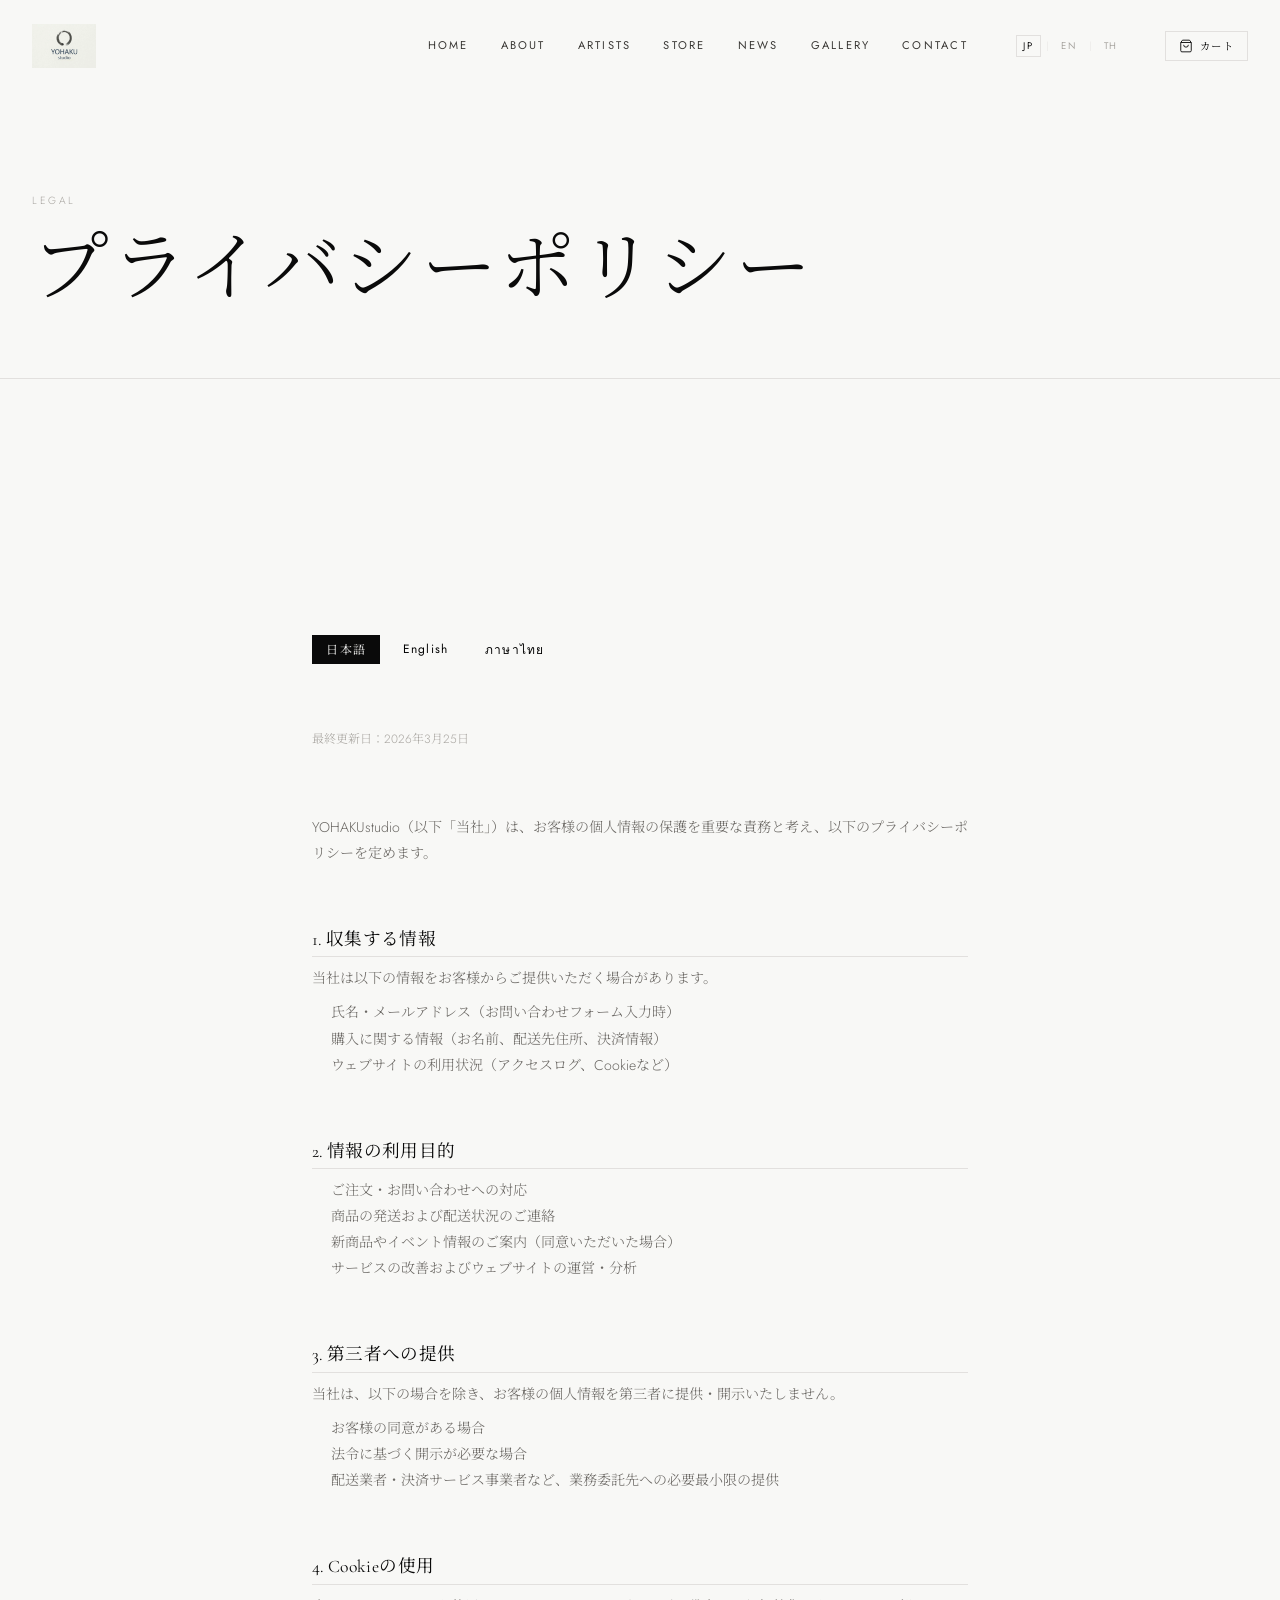
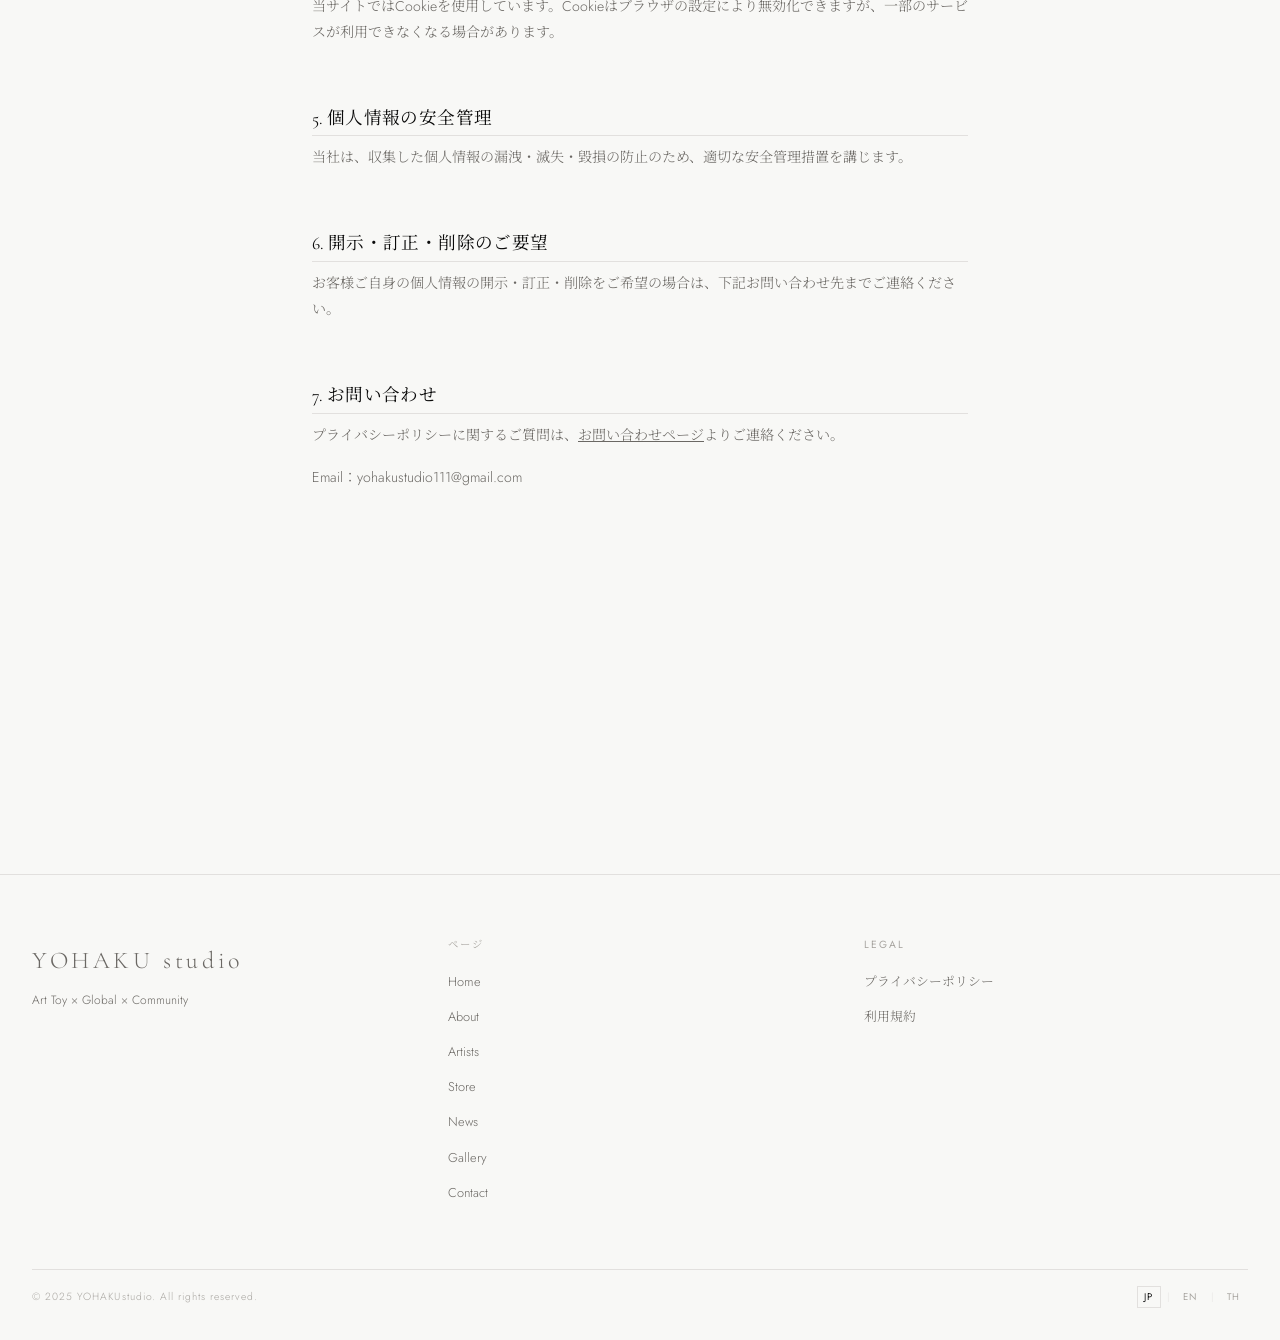
<file: privacy.html>
<!DOCTYPE html>
<html lang="ja">

<head>
    <meta charset="UTF-8">
    <meta name="viewport" content="width=device-width, initial-scale=1.0">
    <meta name="description" content="YOHAKU studio プライバシーポリシー">
    <title>プライバシーポリシー — YOHAKU studio</title>
    <link rel="stylesheet" href="css/style.css">
    <style>
        .privacy-body { max-width: 720px; margin: 0 auto; padding: var(--space-xl) var(--space-md); }
        .privacy-body h2 { font-family: var(--font-serif); font-size: 1.1rem; font-weight: 400; margin: var(--space-lg) 0 var(--space-xs); border-bottom: 1px solid var(--gray-200); padding-bottom: 0.4rem; }
        .privacy-body p, .privacy-body li { font-size: 0.88rem; line-height: 1.85; color: var(--gray-600); }
        .privacy-body ul { padding-left: 1.2em; margin: 0.5rem 0; }
        .privacy-body .updated { font-size: 0.75rem; color: var(--gray-400); margin-bottom: var(--space-lg); }
        .lang-tabs { display: flex; gap: 0.5rem; margin-bottom: var(--space-lg); }
        .lang-tab { background: none; border: 1px solid var(--gray-300); padding: 0.3rem 0.9rem; font-size: 0.75rem; letter-spacing: 0.1em; cursor: pointer; transition: all 0.2s; }
        .lang-tab.active, .lang-tab:hover { background: var(--black); color: var(--white); border-color: var(--black); }
        .privacy-content { display: none; }
        .privacy-content.active { display: block; }
    </style>
</head>

<body>

    <header class="header" id="header">
        <a href="index.html" class="header__logo"><img src="images/logo-zen.jpg" alt="YOHAKU studio"></a>
        <nav class="nav">
            <a href="index.html" class="nav__link" data-i18n="nav_home">Home</a>
            <a href="about.html" class="nav__link" data-i18n="nav_about">About</a>
            <a href="artists.html" class="nav__link" data-i18n="nav_artists">Artists</a>
            <a href="store.html" class="nav__link" data-i18n="nav_store">Store</a>
            <a href="news.html" class="nav__link" data-i18n="nav_news">News</a>
            <a href="gallery.html" class="nav__link" data-i18n="nav_gallery">Gallery</a>
            <a href="contact.html" class="nav__link" data-i18n="nav_contact">Contact</a>
            <div class="lang-switcher">
                <button class="lang-btn" data-lang="jp">JP</button><span class="lang-sep">|</span>
                <button class="lang-btn" data-lang="en">EN</button><span class="lang-sep">|</span>
                <button class="lang-btn" data-lang="th">TH</button>
            </div>
            <button class="cart-btn" id="cart-btn">
                <svg width="14" height="14" viewBox="0 0 24 24" fill="none" stroke="currentColor" stroke-width="1.5">
                    <path d="M6 2L3 6v14a2 2 0 002 2h14a2 2 0 002-2V6l-3-4z" />
                    <line x1="3" y1="6" x2="21" y2="6" />
                    <path d="M16 10a4 4 0 01-8 0" />
                </svg>
                <span data-i18n="nav_cart">カート</span>
                <span class="cart-count" style="display:none">0</span>
            </button>
        </nav>
        <button class="hamburger" id="hamburger"><span></span><span></span><span></span></button>
    </header>
    <nav class="mobile-nav" id="mobile-nav">
        <a href="index.html" class="nav__link" data-i18n="nav_home">Home</a>
        <a href="about.html" class="nav__link" data-i18n="nav_about">About</a>
        <a href="artists.html" class="nav__link" data-i18n="nav_artists">Artists</a>
        <a href="store.html" class="nav__link" data-i18n="nav_store">Store</a>
        <a href="news.html" class="nav__link" data-i18n="nav_news">News</a>
        <a href="gallery.html" class="nav__link" data-i18n="nav_gallery">Gallery</a>
        <a href="contact.html" class="nav__link" data-i18n="nav_contact">Contact</a>
        <div class="lang-switcher">
            <button class="lang-btn" data-lang="jp">JP</button><span class="lang-sep">|</span>
            <button class="lang-btn" data-lang="en">EN</button><span class="lang-sep">|</span>
            <button class="lang-btn" data-lang="th">TH</button>
        </div>
    </nav>

    <section class="page-hero">
        <div class="container">
            <p class="page-hero__label fade-in">Legal</p>
            <h1 class="page-hero__title fade-in" id="privacy-page-title">プライバシーポリシー</h1>
        </div>
    </section>

    <section class="section">
        <div class="privacy-body">

            <div class="lang-tabs">
                <button class="lang-tab active" onclick="showPrivacy('jp')">日本語</button>
                <button class="lang-tab" onclick="showPrivacy('en')">English</button>
                <button class="lang-tab" onclick="showPrivacy('th')">ภาษาไทย</button>
            </div>

            <!-- Japanese -->
            <div class="privacy-content active" id="privacy-jp">
                <p class="updated">最終更新日：2026年3月25日</p>
                <p>YOHAKUstudio（以下「当社」）は、お客様の個人情報の保護を重要な責務と考え、以下のプライバシーポリシーを定めます。</p>

                <h2>1. 収集する情報</h2>
                <p>当社は以下の情報をお客様からご提供いただく場合があります。</p>
                <ul>
                    <li>氏名・メールアドレス（お問い合わせフォーム入力時）</li>
                    <li>購入に関する情報（お名前、配送先住所、決済情報）</li>
                    <li>ウェブサイトの利用状況（アクセスログ、Cookieなど）</li>
                </ul>

                <h2>2. 情報の利用目的</h2>
                <ul>
                    <li>ご注文・お問い合わせへの対応</li>
                    <li>商品の発送および配送状況のご連絡</li>
                    <li>新商品やイベント情報のご案内（同意いただいた場合）</li>
                    <li>サービスの改善およびウェブサイトの運営・分析</li>
                </ul>

                <h2>3. 第三者への提供</h2>
                <p>当社は、以下の場合を除き、お客様の個人情報を第三者に提供・開示いたしません。</p>
                <ul>
                    <li>お客様の同意がある場合</li>
                    <li>法令に基づく開示が必要な場合</li>
                    <li>配送業者・決済サービス事業者など、業務委託先への必要最小限の提供</li>
                </ul>

                <h2>4. Cookieの使用</h2>
                <p>当サイトではCookieを使用しています。Cookieはブラウザの設定により無効化できますが、一部のサービスが利用できなくなる場合があります。</p>

                <h2>5. 個人情報の安全管理</h2>
                <p>当社は、収集した個人情報の漏洩・滅失・毀損の防止のため、適切な安全管理措置を講じます。</p>

                <h2>6. 開示・訂正・削除のご要望</h2>
                <p>お客様ご自身の個人情報の開示・訂正・削除をご希望の場合は、下記お問い合わせ先までご連絡ください。</p>

                <h2>7. お問い合わせ</h2>
                <p>プライバシーポリシーに関するご質問は、<a href="contact.html" style="text-decoration:underline;">お問い合わせページ</a>よりご連絡ください。</p>
                <p style="margin-top:1rem;">Email：yohakustudio111@gmail.com</p>
            </div>

            <!-- English -->
            <div class="privacy-content" id="privacy-en">
                <p class="updated">Last Updated: March 25, 2026</p>
                <p>YOHAKUstudio ("we", "us", or "our") is committed to protecting your personal information. This Privacy Policy explains how we collect, use, and protect your data.</p>

                <h2>1. Information We Collect</h2>
                <ul>
                    <li>Name and email address (when using contact forms)</li>
                    <li>Purchase information (name, shipping address, payment details)</li>
                    <li>Website usage data (access logs, cookies)</li>
                </ul>

                <h2>2. How We Use Your Information</h2>
                <ul>
                    <li>Responding to orders and inquiries</li>
                    <li>Shipping products and providing delivery updates</li>
                    <li>Sending information about new products and events (with consent)</li>
                    <li>Improving our services and analyzing website performance</li>
                </ul>

                <h2>3. Sharing Your Information</h2>
                <p>We do not share your personal information with third parties except in the following cases:</p>
                <ul>
                    <li>With your explicit consent</li>
                    <li>When required by law</li>
                    <li>With shipping carriers and payment processors as necessary</li>
                </ul>

                <h2>4. Cookies</h2>
                <p>Our website uses cookies. You may disable cookies in your browser settings, though some features may not function properly as a result.</p>

                <h2>5. Data Security</h2>
                <p>We implement appropriate security measures to protect your personal information from unauthorized access, loss, or destruction.</p>

                <h2>6. Your Rights</h2>
                <p>You have the right to request access to, correction of, or deletion of your personal information. Please contact us to make such a request.</p>

                <h2>7. Contact</h2>
                <p>For questions about this Privacy Policy, please visit our <a href="contact.html" style="text-decoration:underline;">Contact Page</a>.</p>
                <p style="margin-top:1rem;">Email: yohakustudio111@gmail.com</p>
            </div>

            <!-- Thai -->
            <div class="privacy-content" id="privacy-th">
                <p class="updated">อัปเดตล่าสุด: 25 มีนาคม 2026</p>
                <p>YOHAKUstudio ("เรา") ให้ความสำคัญกับการปกป้องข้อมูลส่วนบุคคลของคุณ นโยบายความเป็นส่วนตัวนี้อธิบายวิธีที่เราเก็บรวบรวม ใช้ และปกป้องข้อมูลของคุณ</p>

                <h2>1. ข้อมูลที่เราเก็บรวบรวม</h2>
                <ul>
                    <li>ชื่อและที่อยู่อีเมล (เมื่อใช้แบบฟอร์มติดต่อ)</li>
                    <li>ข้อมูลการสั่งซื้อ (ชื่อ ที่อยู่จัดส่ง ข้อมูลการชำระเงิน)</li>
                    <li>ข้อมูลการใช้งานเว็บไซต์ (บันทึกการเข้าถึง คุกกี้)</li>
                </ul>

                <h2>2. วัตถุประสงค์ในการใช้ข้อมูล</h2>
                <ul>
                    <li>ตอบสนองต่อคำสั่งซื้อและการสอบถาม</li>
                    <li>จัดส่งสินค้าและแจ้งข้อมูลการจัดส่ง</li>
                    <li>ส่งข้อมูลเกี่ยวกับสินค้าใหม่และกิจกรรม (ด้วยความยินยอมของคุณ)</li>
                    <li>ปรับปรุงบริการและวิเคราะห์ประสิทธิภาพเว็บไซต์</li>
                </ul>

                <h2>3. การแบ่งปันข้อมูล</h2>
                <p>เราจะไม่แบ่งปันข้อมูลส่วนบุคคลของคุณกับบุคคลภายนอก ยกเว้นในกรณีต่อไปนี้:</p>
                <ul>
                    <li>ด้วยความยินยอมของคุณ</li>
                    <li>เมื่อกฎหมายกำหนด</li>
                    <li>กับผู้ให้บริการขนส่งและชำระเงินตามที่จำเป็น</li>
                </ul>

                <h2>4. คุกกี้</h2>
                <p>เว็บไซต์ของเราใช้คุกกี้ คุณสามารถปิดการใช้งานคุกกี้ในการตั้งค่าเบราว์เซอร์ แต่อาจส่งผลให้บางฟีเจอร์ไม่ทำงาน</p>

                <h2>5. ความปลอดภัยของข้อมูล</h2>
                <p>เราใช้มาตรการรักษาความปลอดภัยที่เหมาะสมเพื่อปกป้องข้อมูลส่วนบุคคลของคุณ</p>

                <h2>6. สิทธิ์ของคุณ</h2>
                <p>คุณมีสิทธิ์ขอเข้าถึง แก้ไข หรือลบข้อมูลส่วนบุคคลของคุณ กรุณาติดต่อเราเพื่อยื่นคำร้อง</p>

                <h2>7. ติดต่อ</h2>
                <p>สำหรับคำถามเกี่ยวกับนโยบายความเป็นส่วนตัว กรุณาเยี่ยมชม<a href="contact.html" style="text-decoration:underline;">หน้าติดต่อ</a>ของเรา</p>
                <p style="margin-top:1rem;">Email: yohakustudio111@gmail.com</p>
            </div>

        </div>
    </section>

    <footer class="footer">
        <div class="container">
            <div class="footer__inner">
                <div class="footer__brand">
                    <p class="logo-text">YOHAKU studio</p>
                    <p data-i18n="footer_tagline">Art Toy × Global × Community</p>
                </div>
                <nav class="footer__nav">
                    <h4 data-i18n="footer_pages">ページ</h4>
                    <ul>
                        <li><a href="index.html" data-i18n="nav_home">Home</a></li>
                        <li><a href="about.html" data-i18n="nav_about">About</a></li>
                        <li><a href="artists.html" data-i18n="nav_artists">Artists</a></li>
                        <li><a href="store.html" data-i18n="nav_store">Store</a></li>
                        <li><a href="news.html" data-i18n="nav_news">News</a></li>
                        <li><a href="gallery.html" data-i18n="nav_gallery">Gallery</a></li>
                        <li><a href="contact.html" data-i18n="nav_contact">Contact</a></li>
                    </ul>
                </nav>
                <nav class="footer__nav">
                    <h4 data-i18n="footer_legal">Legal</h4>
                    <ul>
                        <li><a href="privacy.html" data-i18n="footer_privacy">プライバシーポリシー</a></li>
                        <li><a href="terms.html" data-i18n="footer_terms">利用規約</a></li>
                    </ul>
                </nav>
            </div>
            <div class="footer__bottom">
                <span data-i18n="footer_copy">© 2025 YOHAKUstudio. All rights reserved.</span>
                <div class="lang-switcher">
                    <button class="lang-btn" data-lang="jp">JP</button><span class="lang-sep">|</span>
                    <button class="lang-btn" data-lang="en">EN</button><span class="lang-sep">|</span>
                    <button class="lang-btn" data-lang="th">TH</button>
                </div>
            </div>
        </div>
    </footer>

    <div class="cart-overlay" id="cart-overlay"></div>
    <aside class="cart-drawer" id="cart-drawer">
        <div class="cart-drawer__header">
            <p class="cart-drawer__title" data-i18n="cart_title">カート</p>
            <button class="cart-drawer__close" id="cart-close">✕</button>
        </div>
        <div class="cart-drawer__body" id="cart-body"></div>
        <div class="cart-drawer__footer">
            <div class="cart-total">
                <span class="cart-total__label" data-i18n="cart_total">小計</span>
                <span class="cart-total__amount" id="cart-total-amount">¥0</span>
            </div>
            <button class="btn btn--filled cart-checkout-btn"><span data-i18n="cart_checkout">チェックアウトへ</span></button>
        </div>
    </aside>

    <script src="js/i18n.js"></script>
    <script src="js/cart.js"></script>
    <script src="js/main.js"></script>
    <script>
        function showPrivacy(lang) {
            document.querySelectorAll('.privacy-content').forEach(el => el.classList.remove('active'));
            document.querySelectorAll('.lang-tab').forEach(el => el.classList.remove('active'));
            document.getElementById('privacy-' + lang).classList.add('active');
            event.currentTarget.classList.add('active');
            const titles = { jp: 'プライバシーポリシー', en: 'Privacy Policy', th: 'นโยบายความเป็นส่วนตัว' };
            document.getElementById('privacy-page-title').textContent = titles[lang];
        }
    </script>
</body>

</html>
</file>
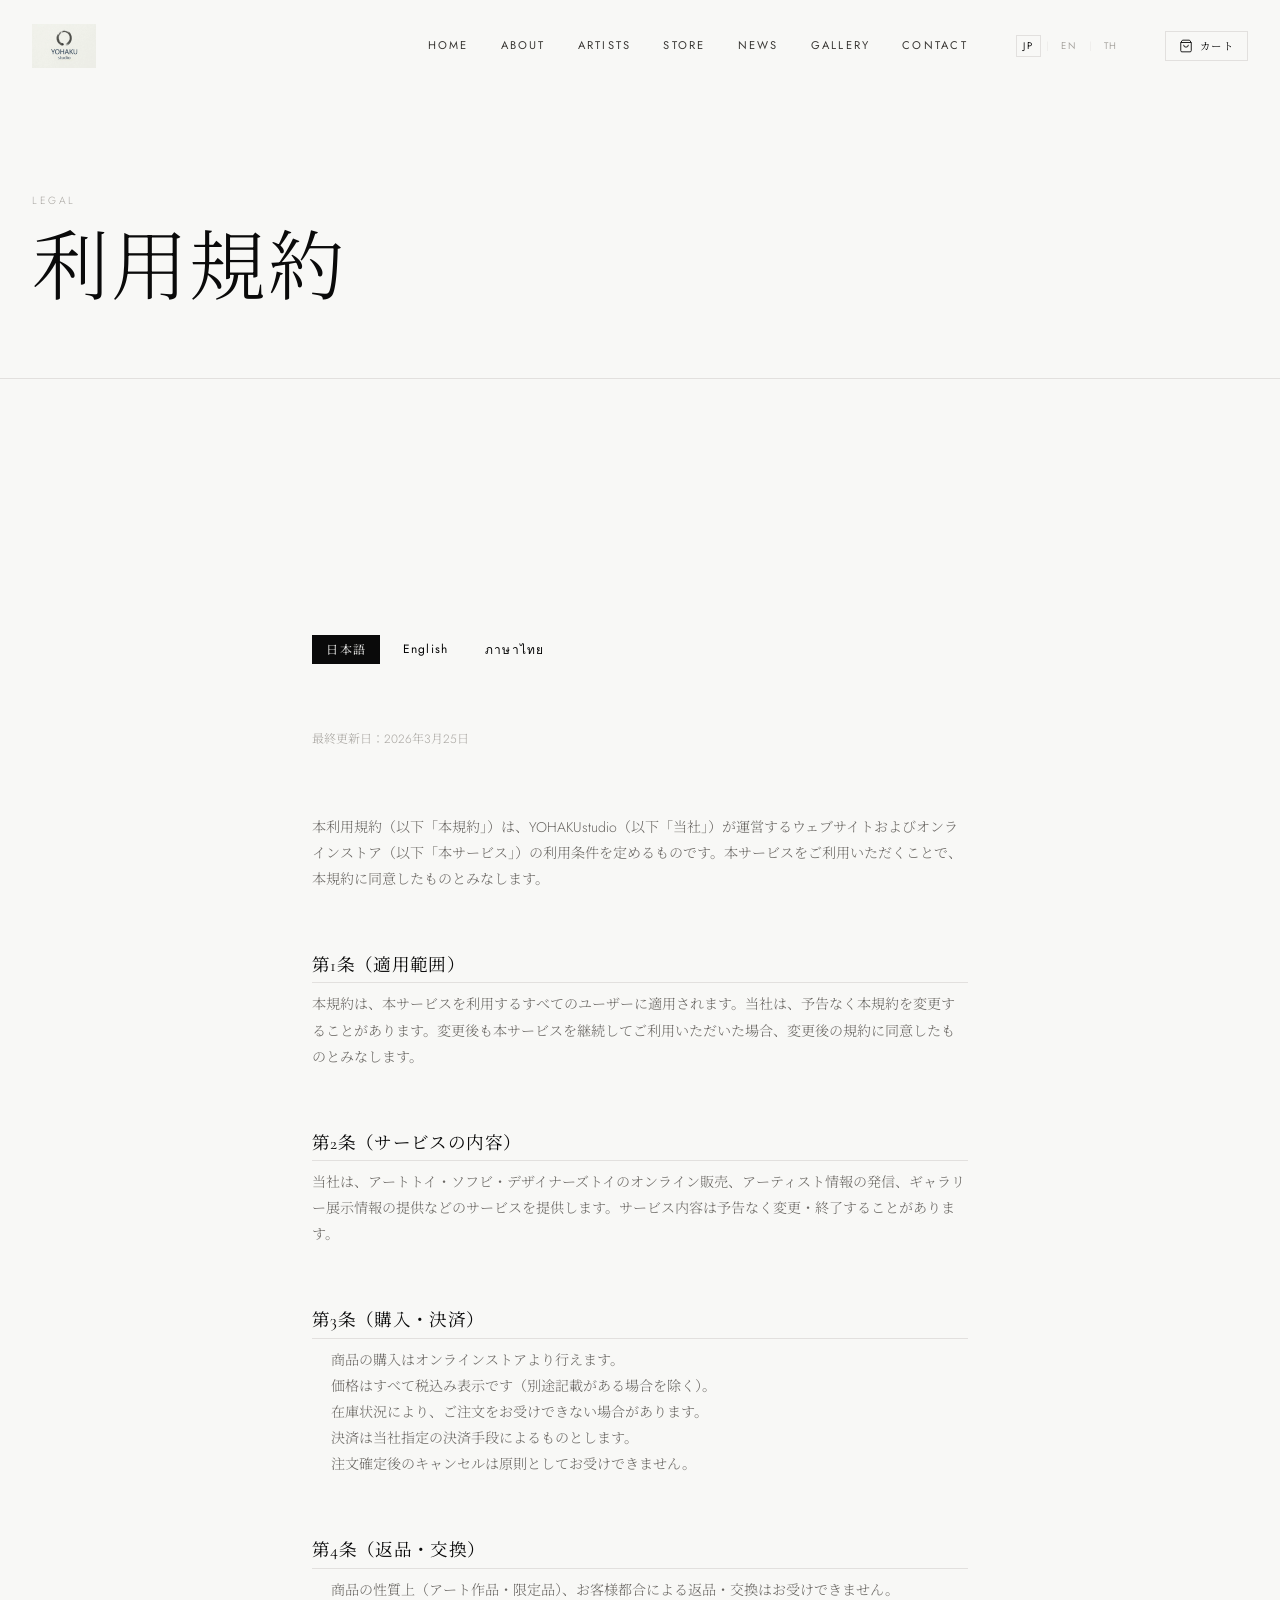
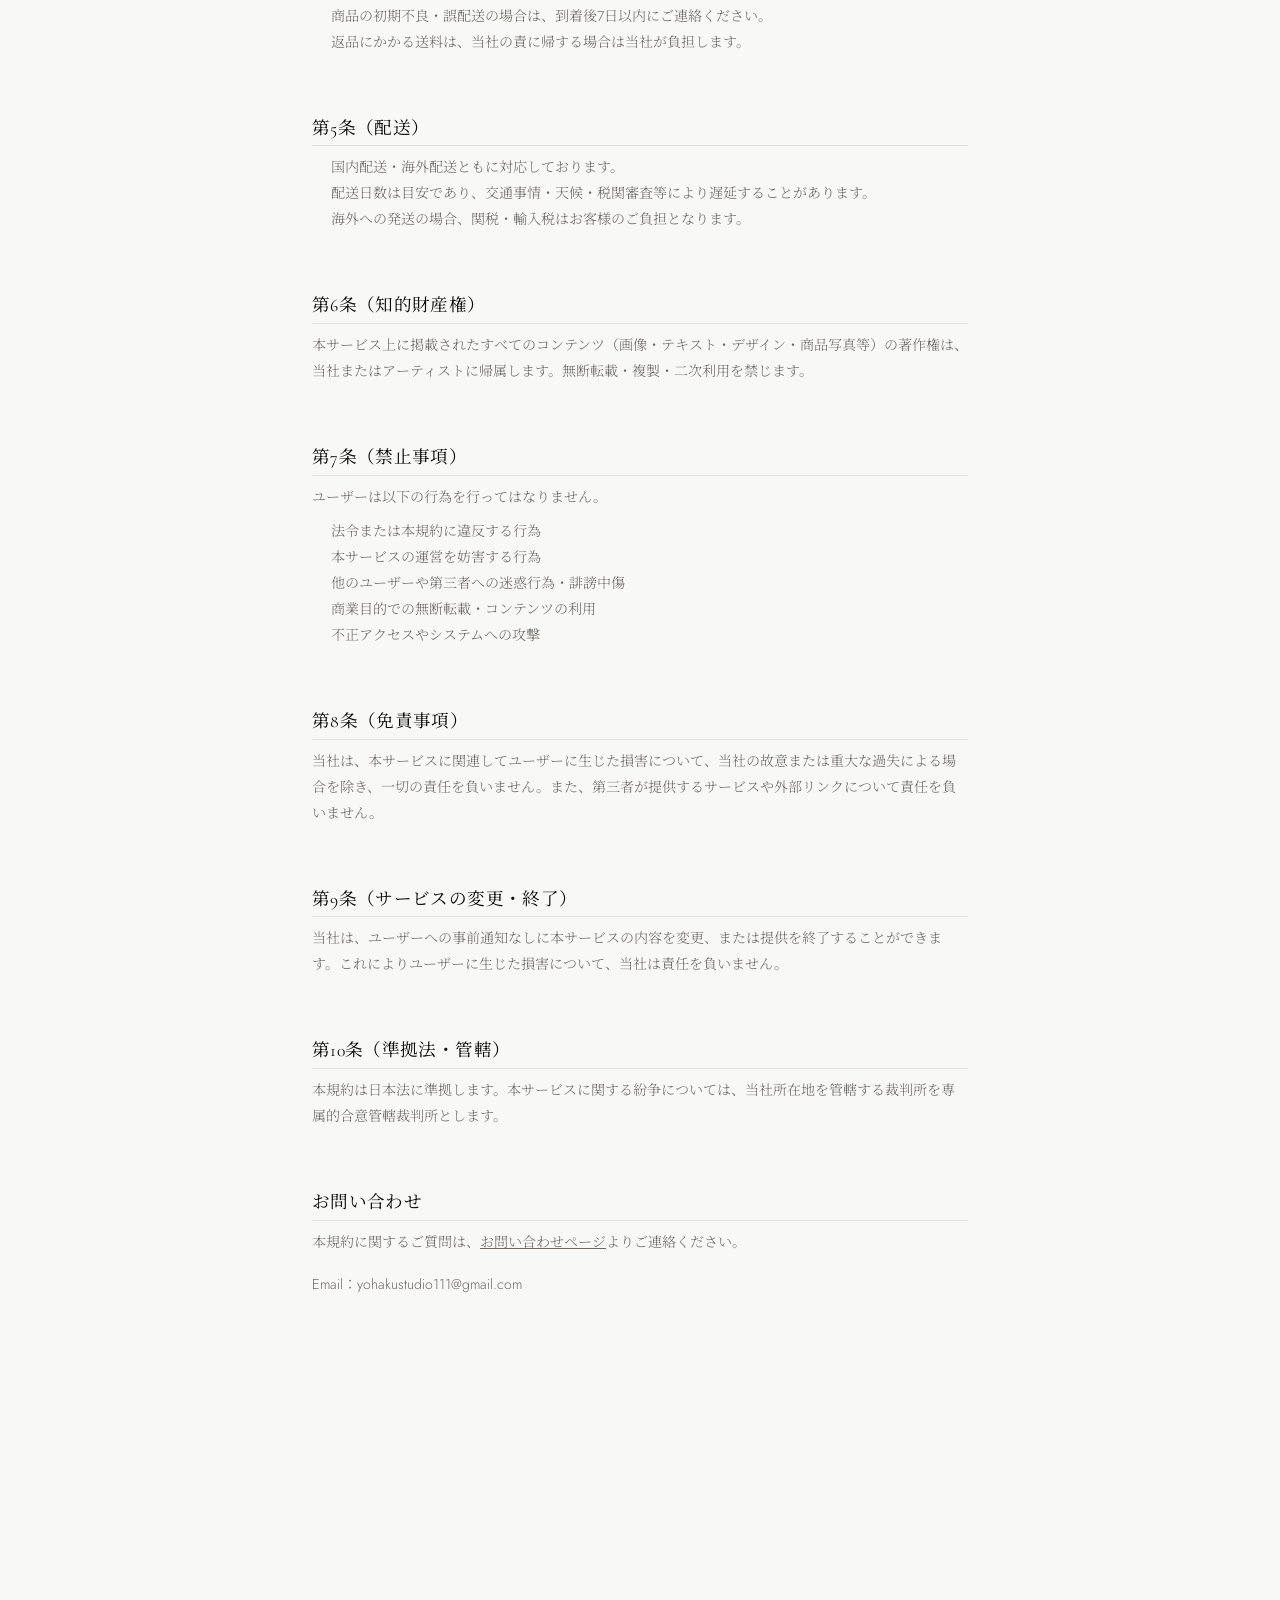
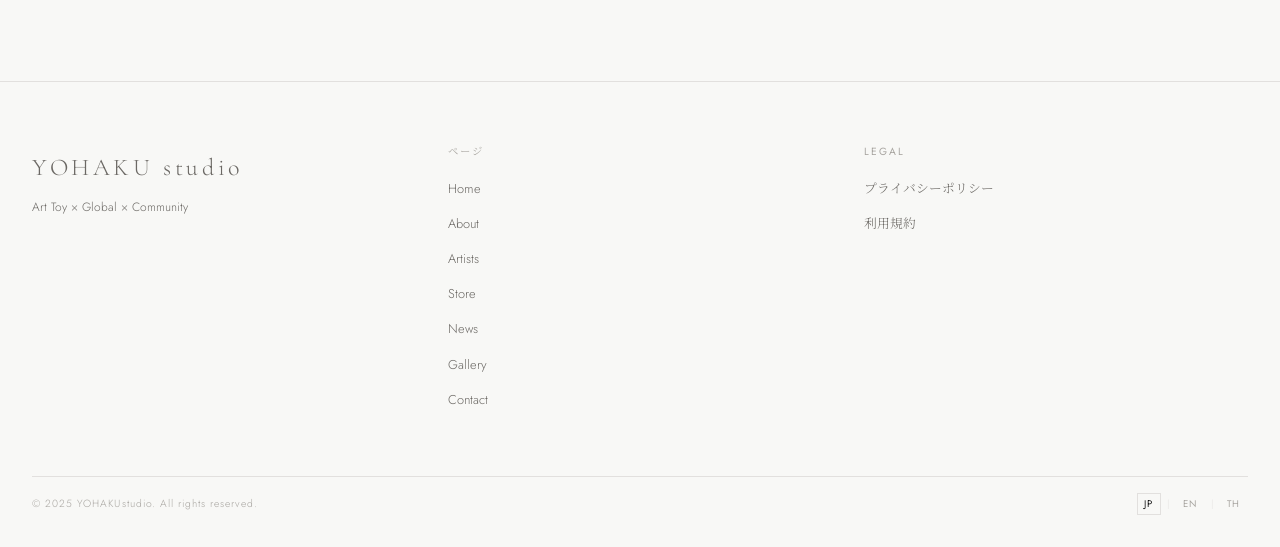
<file: terms.html>
<!DOCTYPE html>
<html lang="ja">

<head>
    <meta charset="UTF-8">
    <meta name="viewport" content="width=device-width, initial-scale=1.0">
    <meta name="description" content="YOHAKU studio 利用規約">
    <title>利用規約 — YOHAKU studio</title>
    <link rel="stylesheet" href="css/style.css">
    <style>
        .privacy-body { max-width: 720px; margin: 0 auto; padding: var(--space-xl) var(--space-md); }
        .privacy-body h2 { font-family: var(--font-serif); font-size: 1.1rem; font-weight: 400; margin: var(--space-lg) 0 var(--space-xs); border-bottom: 1px solid var(--gray-200); padding-bottom: 0.4rem; }
        .privacy-body p, .privacy-body li { font-size: 0.88rem; line-height: 1.85; color: var(--gray-600); }
        .privacy-body ul { padding-left: 1.2em; margin: 0.5rem 0; }
        .privacy-body .updated { font-size: 0.75rem; color: var(--gray-400); margin-bottom: var(--space-lg); }
        .lang-tabs { display: flex; gap: 0.5rem; margin-bottom: var(--space-lg); }
        .lang-tab { background: none; border: 1px solid var(--gray-300); padding: 0.3rem 0.9rem; font-size: 0.75rem; letter-spacing: 0.1em; cursor: pointer; transition: all 0.2s; }
        .lang-tab.active, .lang-tab:hover { background: var(--black); color: var(--white); border-color: var(--black); }
        .privacy-content { display: none; }
        .privacy-content.active { display: block; }
    </style>
</head>

<body>

    <header class="header" id="header">
        <a href="index.html" class="header__logo"><img src="images/logo-zen.jpg" alt="YOHAKU studio"></a>
        <nav class="nav">
            <a href="index.html" class="nav__link" data-i18n="nav_home">Home</a>
            <a href="about.html" class="nav__link" data-i18n="nav_about">About</a>
            <a href="artists.html" class="nav__link" data-i18n="nav_artists">Artists</a>
            <a href="store.html" class="nav__link" data-i18n="nav_store">Store</a>
            <a href="news.html" class="nav__link" data-i18n="nav_news">News</a>
            <a href="gallery.html" class="nav__link" data-i18n="nav_gallery">Gallery</a>
            <a href="contact.html" class="nav__link" data-i18n="nav_contact">Contact</a>
            <div class="lang-switcher">
                <button class="lang-btn" data-lang="jp">JP</button><span class="lang-sep">|</span>
                <button class="lang-btn" data-lang="en">EN</button><span class="lang-sep">|</span>
                <button class="lang-btn" data-lang="th">TH</button>
            </div>
            <button class="cart-btn" id="cart-btn">
                <svg width="14" height="14" viewBox="0 0 24 24" fill="none" stroke="currentColor" stroke-width="1.5">
                    <path d="M6 2L3 6v14a2 2 0 002 2h14a2 2 0 002-2V6l-3-4z" />
                    <line x1="3" y1="6" x2="21" y2="6" />
                    <path d="M16 10a4 4 0 01-8 0" />
                </svg>
                <span data-i18n="nav_cart">カート</span>
                <span class="cart-count" style="display:none">0</span>
            </button>
        </nav>
        <button class="hamburger" id="hamburger"><span></span><span></span><span></span></button>
    </header>
    <nav class="mobile-nav" id="mobile-nav">
        <a href="index.html" class="nav__link" data-i18n="nav_home">Home</a>
        <a href="about.html" class="nav__link" data-i18n="nav_about">About</a>
        <a href="artists.html" class="nav__link" data-i18n="nav_artists">Artists</a>
        <a href="store.html" class="nav__link" data-i18n="nav_store">Store</a>
        <a href="news.html" class="nav__link" data-i18n="nav_news">News</a>
        <a href="gallery.html" class="nav__link" data-i18n="nav_gallery">Gallery</a>
        <a href="contact.html" class="nav__link" data-i18n="nav_contact">Contact</a>
        <div class="lang-switcher">
            <button class="lang-btn" data-lang="jp">JP</button><span class="lang-sep">|</span>
            <button class="lang-btn" data-lang="en">EN</button><span class="lang-sep">|</span>
            <button class="lang-btn" data-lang="th">TH</button>
        </div>
    </nav>

    <section class="page-hero">
        <div class="container">
            <p class="page-hero__label fade-in">Legal</p>
            <h1 class="page-hero__title fade-in" id="terms-page-title">利用規約</h1>
        </div>
    </section>

    <section class="section">
        <div class="privacy-body">

            <div class="lang-tabs">
                <button class="lang-tab active" onclick="showTerms('jp', this)">日本語</button>
                <button class="lang-tab" onclick="showTerms('en', this)">English</button>
                <button class="lang-tab" onclick="showTerms('th', this)">ภาษาไทย</button>
            </div>

            <!-- Japanese -->
            <div class="privacy-content active" id="terms-jp">
                <p class="updated">最終更新日：2026年3月25日</p>
                <p>本利用規約（以下「本規約」）は、YOHAKUstudio（以下「当社」）が運営するウェブサイトおよびオンラインストア（以下「本サービス」）の利用条件を定めるものです。本サービスをご利用いただくことで、本規約に同意したものとみなします。</p>

                <h2>第1条（適用範囲）</h2>
                <p>本規約は、本サービスを利用するすべてのユーザーに適用されます。当社は、予告なく本規約を変更することがあります。変更後も本サービスを継続してご利用いただいた場合、変更後の規約に同意したものとみなします。</p>

                <h2>第2条（サービスの内容）</h2>
                <p>当社は、アートトイ・ソフビ・デザイナーズトイのオンライン販売、アーティスト情報の発信、ギャラリー展示情報の提供などのサービスを提供します。サービス内容は予告なく変更・終了することがあります。</p>

                <h2>第3条（購入・決済）</h2>
                <ul>
                    <li>商品の購入はオンラインストアより行えます。</li>
                    <li>価格はすべて税込み表示です（別途記載がある場合を除く）。</li>
                    <li>在庫状況により、ご注文をお受けできない場合があります。</li>
                    <li>決済は当社指定の決済手段によるものとします。</li>
                    <li>注文確定後のキャンセルは原則としてお受けできません。</li>
                </ul>

                <h2>第4条（返品・交換）</h2>
                <ul>
                    <li>商品の性質上（アート作品・限定品）、お客様都合による返品・交換はお受けできません。</li>
                    <li>商品の初期不良・誤配送の場合は、到着後7日以内にご連絡ください。</li>
                    <li>返品にかかる送料は、当社の責に帰する場合は当社が負担します。</li>
                </ul>

                <h2>第5条（配送）</h2>
                <ul>
                    <li>国内配送・海外配送ともに対応しております。</li>
                    <li>配送日数は目安であり、交通事情・天候・税関審査等により遅延することがあります。</li>
                    <li>海外への発送の場合、関税・輸入税はお客様のご負担となります。</li>
                </ul>

                <h2>第6条（知的財産権）</h2>
                <p>本サービス上に掲載されたすべてのコンテンツ（画像・テキスト・デザイン・商品写真等）の著作権は、当社またはアーティストに帰属します。無断転載・複製・二次利用を禁じます。</p>

                <h2>第7条（禁止事項）</h2>
                <p>ユーザーは以下の行為を行ってはなりません。</p>
                <ul>
                    <li>法令または本規約に違反する行為</li>
                    <li>本サービスの運営を妨害する行為</li>
                    <li>他のユーザーや第三者への迷惑行為・誹謗中傷</li>
                    <li>商業目的での無断転載・コンテンツの利用</li>
                    <li>不正アクセスやシステムへの攻撃</li>
                </ul>

                <h2>第8条（免責事項）</h2>
                <p>当社は、本サービスに関連してユーザーに生じた損害について、当社の故意または重大な過失による場合を除き、一切の責任を負いません。また、第三者が提供するサービスや外部リンクについて責任を負いません。</p>

                <h2>第9条（サービスの変更・終了）</h2>
                <p>当社は、ユーザーへの事前通知なしに本サービスの内容を変更、または提供を終了することができます。これによりユーザーに生じた損害について、当社は責任を負いません。</p>

                <h2>第10条（準拠法・管轄）</h2>
                <p>本規約は日本法に準拠します。本サービスに関する紛争については、当社所在地を管轄する裁判所を専属的合意管轄裁判所とします。</p>

                <h2>お問い合わせ</h2>
                <p>本規約に関するご質問は、<a href="contact.html" style="text-decoration:underline;">お問い合わせページ</a>よりご連絡ください。</p>
                <p style="margin-top:1rem;">Email：yohakustudio111@gmail.com</p>
            </div>

            <!-- English -->
            <div class="privacy-content" id="terms-en">
                <p class="updated">Last Updated: March 25, 2026</p>
                <p>These Terms of Service ("Terms") govern your use of the website and online store operated by YOHAKUstudio ("we", "us", or "our"). By using our service, you agree to these Terms.</p>

                <h2>Article 1 – Scope of Application</h2>
                <p>These Terms apply to all users of our service. We reserve the right to modify these Terms at any time without prior notice. Continued use of our service after any changes constitutes your acceptance of the updated Terms.</p>

                <h2>Article 2 – Service Description</h2>
                <p>We provide online sales of art toys, sofubi, and designer toys, as well as artist information and gallery exhibition content. The content of our services may be changed or discontinued without notice.</p>

                <h2>Article 3 – Purchases and Payment</h2>
                <ul>
                    <li>Products can be purchased through our online store.</li>
                    <li>All prices are tax-inclusive unless otherwise stated.</li>
                    <li>Orders may not be accepted due to stock availability.</li>
                    <li>Payment must be made via the payment methods designated by us.</li>
                    <li>Order cancellations after confirmation are generally not accepted.</li>
                </ul>

                <h2>Article 4 – Returns and Exchanges</h2>
                <ul>
                    <li>Due to the nature of our products (art pieces and limited editions), returns or exchanges for customer preference are not accepted.</li>
                    <li>In the case of initial defects or incorrect delivery, please contact us within 7 days of arrival.</li>
                    <li>Return shipping costs will be covered by us where the fault lies with us.</li>
                </ul>

                <h2>Article 5 – Shipping</h2>
                <ul>
                    <li>We ship both domestically (Japan) and internationally.</li>
                    <li>Delivery times are estimates and may be delayed due to traffic, weather, or customs processing.</li>
                    <li>For international orders, customs duties and import taxes are the responsibility of the buyer.</li>
                </ul>

                <h2>Article 6 – Intellectual Property</h2>
                <p>All content on this service (images, text, designs, product photos, etc.) is the intellectual property of YOHAKUstudio or the respective artists. Unauthorized reproduction, copying, or secondary use is strictly prohibited.</p>

                <h2>Article 7 – Prohibited Activities</h2>
                <p>Users must not engage in the following:</p>
                <ul>
                    <li>Violating laws or these Terms</li>
                    <li>Interfering with the operation of our service</li>
                    <li>Harassing or defaming other users or third parties</li>
                    <li>Unauthorized reproduction of content for commercial purposes</li>
                    <li>Unauthorized access or attacks on our systems</li>
                </ul>

                <h2>Article 8 – Disclaimer</h2>
                <p>We are not liable for any damages arising from your use of this service except in cases of our intentional misconduct or gross negligence. We are also not responsible for third-party services or external links.</p>

                <h2>Article 9 – Changes and Termination</h2>
                <p>We may change or terminate our service at any time without prior notice to users. We accept no responsibility for any loss or damage caused by such changes or termination.</p>

                <h2>Article 10 – Governing Law and Jurisdiction</h2>
                <p>These Terms are governed by the laws of Japan. Any disputes shall be subject to the exclusive jurisdiction of the court with jurisdiction over our place of business.</p>

                <h2>Contact</h2>
                <p>For questions about these Terms, please visit our <a href="contact.html" style="text-decoration:underline;">Contact Page</a>.</p>
                <p style="margin-top:1rem;">Email: yohakustudio111@gmail.com</p>
            </div>

            <!-- Thai -->
            <div class="privacy-content" id="terms-th">
                <p class="updated">อัปเดตล่าสุด: 25 มีนาคม 2026</p>
                <p>ข้อกำหนดการใช้งาน ("ข้อกำหนด") เหล่านี้ควบคุมการใช้งานเว็บไซต์และร้านค้าออนไลน์ที่ดำเนินการโดย YOHAKUstudio ("เรา") การใช้บริการของเราถือว่าคุณยอมรับข้อกำหนดเหล่านี้</p>

                <h2>ข้อ 1 – ขอบเขตการบังคับใช้</h2>
                <p>ข้อกำหนดเหล่านี้ใช้กับผู้ใช้งานทุกคน เราสงวนสิทธิ์ในการแก้ไขข้อกำหนดเหล่านี้ได้ตลอดเวลาโดยไม่ต้องแจ้งล่วงหน้า การใช้งานต่อเนื่องหลังจากการเปลี่ยนแปลงถือว่าคุณยอมรับข้อกำหนดที่อัปเดต</p>

                <h2>ข้อ 2 – รายละเอียดบริการ</h2>
                <p>เราให้บริการจำหน่ายอาร์ตทอย โซฟูบิ และดีไซเนอร์ทอยออนไลน์ รวมถึงข้อมูลศิลปินและเนื้อหานิทรรศการ เนื้อหาบริการอาจเปลี่ยนแปลงหรือยุติได้โดยไม่ต้องแจ้งล่วงหน้า</p>

                <h2>ข้อ 3 – การซื้อและการชำระเงิน</h2>
                <ul>
                    <li>สามารถซื้อสินค้าได้ผ่านร้านค้าออนไลน์ของเรา</li>
                    <li>ราคาทั้งหมดรวมภาษีแล้ว เว้นแต่จะระบุไว้เป็นอย่างอื่น</li>
                    <li>คำสั่งซื้ออาจไม่ได้รับการยอมรับเนื่องจากสต็อกสินค้า</li>
                    <li>การชำระเงินต้องทำผ่านวิธีการชำระเงินที่เรากำหนด</li>
                    <li>โดยทั่วไปไม่รับการยกเลิกคำสั่งซื้อหลังจากการยืนยัน</li>
                </ul>

                <h2>ข้อ 4 – การคืนและการแลกเปลี่ยน</h2>
                <ul>
                    <li>เนื่องจากลักษณะของสินค้า (งานศิลปะและรุ่นจำกัด) ไม่รับคืนหรือแลกเปลี่ยนตามความต้องการของลูกค้า</li>
                    <li>ในกรณีที่สินค้าชำรุดตั้งแต่ต้นหรือส่งผิด กรุณาติดต่อเราภายใน 7 วันหลังได้รับ</li>
                    <li>ค่าจัดส่งคืนจะเป็นความรับผิดชอบของเราในกรณีที่ความผิดพลาดเกิดจากเรา</li>
                </ul>

                <h2>ข้อ 5 – การจัดส่ง</h2>
                <ul>
                    <li>เราจัดส่งทั้งในประเทศ (ญี่ปุ่น) และต่างประเทศ</li>
                    <li>ระยะเวลาการจัดส่งเป็นการประมาณการและอาจล่าช้าเนื่องจากการจราจร สภาพอากาศ หรือการตรวจสอบศุลกากร</li>
                    <li>สำหรับคำสั่งซื้อระหว่างประเทศ ภาษีนำเข้าและภาษีศุลกากรเป็นความรับผิดชอบของผู้ซื้อ</li>
                </ul>

                <h2>ข้อ 6 – ทรัพย์สินทางปัญญา</h2>
                <p>เนื้อหาทั้งหมดในบริการนี้ (รูปภาพ ข้อความ การออกแบบ ภาพถ่ายสินค้า ฯลฯ) เป็นทรัพย์สินทางปัญญาของ YOHAKUstudio หรือศิลปินที่เกี่ยวข้อง ห้ามทำซ้ำ คัดลอก หรือนำไปใช้ต่อโดยไม่ได้รับอนุญาต</p>

                <h2>ข้อ 7 – กิจกรรมที่ต้องห้าม</h2>
                <p>ผู้ใช้ต้องไม่กระทำสิ่งต่อไปนี้:</p>
                <ul>
                    <li>ละเมิดกฎหมายหรือข้อกำหนดเหล่านี้</li>
                    <li>รบกวนการดำเนินงานของบริการเรา</li>
                    <li>คุกคามหรือใส่ร้ายผู้ใช้รายอื่นหรือบุคคลที่สาม</li>
                    <li>ทำซ้ำเนื้อหาโดยไม่ได้รับอนุญาตเพื่อวัตถุประสงค์เชิงพาณิชย์</li>
                    <li>เข้าถึงโดยไม่ได้รับอนุญาตหรือโจมตีระบบของเรา</li>
                </ul>

                <h2>ข้อ 8 – ข้อจำกัดความรับผิด</h2>
                <p>เราไม่รับผิดชอบต่อความเสียหายใดๆ ที่เกิดจากการใช้งานบริการนี้ ยกเว้นในกรณีที่เกิดจากการกระทำโดยเจตนาหรือประมาทเลินเล่ออย่างร้ายแรงของเรา</p>

                <h2>ข้อ 9 – การเปลี่ยนแปลงและการยุติ</h2>
                <p>เราอาจเปลี่ยนแปลงหรือยุติบริการได้ตลอดเวลาโดยไม่ต้องแจ้งล่วงหน้า เราไม่รับผิดชอบต่อความสูญเสียหรือความเสียหายที่เกิดจากการเปลี่ยนแปลงหรือการยุติดังกล่าว</p>

                <h2>ข้อ 10 – กฎหมายที่ใช้บังคับและเขตอำนาจศาล</h2>
                <p>ข้อกำหนดเหล่านี้อยู่ภายใต้กฎหมายของญี่ปุ่น ข้อพิพาทใดๆ จะอยู่ภายใต้เขตอำนาจศาลพิเศษของศาลที่มีอำนาจเหนือสถานที่ประกอบการของเรา</p>

                <h2>ติดต่อ</h2>
                <p>หากมีคำถามเกี่ยวกับข้อกำหนดเหล่านี้ กรุณาเยี่ยมชม<a href="contact.html" style="text-decoration:underline;">หน้าติดต่อ</a>ของเรา</p>
                <p style="margin-top:1rem;">Email: yohakustudio111@gmail.com</p>
            </div>

        </div>
    </section>

    <footer class="footer">
        <div class="container">
            <div class="footer__inner">
                <div class="footer__brand">
                    <p class="logo-text">YOHAKU studio</p>
                    <p data-i18n="footer_tagline">Art Toy × Global × Community</p>
                </div>
                <nav class="footer__nav">
                    <h4 data-i18n="footer_pages">ページ</h4>
                    <ul>
                        <li><a href="index.html" data-i18n="nav_home">Home</a></li>
                        <li><a href="about.html" data-i18n="nav_about">About</a></li>
                        <li><a href="artists.html" data-i18n="nav_artists">Artists</a></li>
                        <li><a href="store.html" data-i18n="nav_store">Store</a></li>
                        <li><a href="news.html" data-i18n="nav_news">News</a></li>
                        <li><a href="gallery.html" data-i18n="nav_gallery">Gallery</a></li>
                        <li><a href="contact.html" data-i18n="nav_contact">Contact</a></li>
                    </ul>
                </nav>
                <nav class="footer__nav">
                    <h4 data-i18n="footer_legal">Legal</h4>
                    <ul>
                        <li><a href="privacy.html" data-i18n="footer_privacy">プライバシーポリシー</a></li>
                        <li><a href="terms.html" data-i18n="footer_terms">利用規約</a></li>
                    </ul>
                </nav>
            </div>
            <div class="footer__bottom">
                <span data-i18n="footer_copy">© 2025 YOHAKUstudio. All rights reserved.</span>
                <div class="lang-switcher">
                    <button class="lang-btn" data-lang="jp">JP</button><span class="lang-sep">|</span>
                    <button class="lang-btn" data-lang="en">EN</button><span class="lang-sep">|</span>
                    <button class="lang-btn" data-lang="th">TH</button>
                </div>
            </div>
        </div>
    </footer>

    <div class="cart-overlay" id="cart-overlay"></div>
    <aside class="cart-drawer" id="cart-drawer">
        <div class="cart-drawer__header">
            <p class="cart-drawer__title" data-i18n="cart_title">カート</p>
            <button class="cart-drawer__close" id="cart-close">✕</button>
        </div>
        <div class="cart-drawer__body" id="cart-body"></div>
        <div class="cart-drawer__footer">
            <div class="cart-total">
                <span class="cart-total__label" data-i18n="cart_total">小計</span>
                <span class="cart-total__amount" id="cart-total-amount">¥0</span>
            </div>
            <button class="btn btn--filled cart-checkout-btn"><span data-i18n="cart_checkout">チェックアウトへ</span></button>
        </div>
    </aside>

    <script src="js/i18n.js"></script>
    <script src="js/cart.js"></script>
    <script src="js/main.js"></script>
    <script>
        function showTerms(lang, btn) {
            document.querySelectorAll('.privacy-content').forEach(el => el.classList.remove('active'));
            document.querySelectorAll('.lang-tab').forEach(el => el.classList.remove('active'));
            document.getElementById('terms-' + lang).classList.add('active');
            btn.classList.add('active');
            const titles = { jp: '利用規約', en: 'Terms of Service', th: 'ข้อกำหนดการใช้งาน' };
            document.getElementById('terms-page-title').textContent = titles[lang];
        }
    </script>
</body>

</html>
</file>
<file: css/style.css>
/* ============================================================
   YOHAKU studio — Global Stylesheet
   ============================================================ */

@import url('https://fonts.googleapis.com/css2?family=Cormorant+Garamond:ital,wght@0,300;0,400;0,500;1,300;1,400&family=Noto+Serif+JP:wght@200;300;400&family=Jost:wght@200;300;400;500&display=swap');

/* ─── Design Tokens ────────────────────────────────────────── */
:root {
  --black: #0a0a0a;

  --white: #f8f8f6;
  --gray-100: #f0efed;
  --gray-200: #e2e0de;
  --gray-400: #a8a5a0;
  --gray-600: #6b6864;
  --gray-800: #3a3835;
  --accent: #0a0a0a;

  --font-serif: 'Cormorant Garamond', 'Noto Serif JP', serif;
  --font-sans: 'Jost', 'Noto Serif JP', sans-serif;

  --space-xs: 0.5rem;
  --space-sm: 1rem;
  --space-md: 2rem;
  --space-lg: 4rem;
  --space-xl: 8rem;

  --transition: 0.4s cubic-bezier(0.25, 0.46, 0.45, 0.94);
  --radius: 0px;
}

/* ─── Reset ────────────────────────────────────────────────── */
*,
*::before,
*::after {
  box-sizing: border-box;
  margin: 0;
  padding: 0;
}

html {
  font-size: 16px;
  scroll-behavior: smooth;
  -webkit-font-smoothing: antialiased;
}

body {
  background-color: var(--white);
  color: var(--black);
  font-family: var(--font-sans);
  font-weight: 300;
  line-height: 1.7;
  overflow-x: hidden;
}

img {
  display: block;
  max-width: 100%;
  height: auto;
}

a {
  color: inherit;
  text-decoration: none;
}

button {
  cursor: pointer;
  border: none;
  background: none;
  font-family: inherit;
}

ul {
  list-style: none;
}

/* ─── Typography ───────────────────────────────────────────── */
h1,
h2,
h3,
h4 {
  font-family: var(--font-serif);
  font-weight: 300;
  line-height: 1.15;
  letter-spacing: 0.02em;
}

.display-xl {
  font-size: clamp(3rem, 8vw, 8rem);
  letter-spacing: -0.01em;
  line-height: 1;
}

.display-lg {
  font-size: clamp(2rem, 5vw, 4.5rem);
  letter-spacing: 0.01em;
}

.display-md {
  font-size: clamp(1.5rem, 3vw, 2.5rem);
}

.section-label {
  font-family: var(--font-sans);
  font-size: 0.65rem;
  font-weight: 400;
  letter-spacing: 0.25em;
  text-transform: uppercase;
  color: var(--gray-600);
}

.body-sm {
  font-size: 0.85rem;
  letter-spacing: 0.03em;
  color: var(--gray-600);
}

/* ─── Layout Utilities ─────────────────────────────────────── */
.container {
  max-width: 1400px;
  margin: 0 auto;
  padding: 0 var(--space-md);
}

.container--narrow {
  max-width: 900px;
  margin: 0 auto;
  padding: 0 var(--space-md);
}

.section {
  padding: var(--space-xl) 0;
}

.section--sm {
  padding: var(--space-lg) 0;
}

.divider {
  border: none;
  border-top: 1px solid var(--gray-200);
  margin: 0;
}

/* ─── Grid ─────────────────────────────────────────────────── */
.grid-2 {
  display: grid;
  grid-template-columns: repeat(2, 1fr);
  gap: var(--space-md);
}

.grid-3 {
  display: grid;
  grid-template-columns: repeat(3, 1fr);
  gap: var(--space-md);
}

.grid-4 {
  display: grid;
  grid-template-columns: repeat(4, 1fr);
  gap: var(--space-md);
}

/* ─── Header / Navigation ──────────────────────────────────── */
.header {
  position: fixed;
  top: 0;
  left: 0;
  right: 0;
  z-index: 1000;
  padding: 1.5rem var(--space-md);
  display: flex;
  align-items: center;
  justify-content: space-between;
  background: rgba(248, 248, 246, 0.92);
  backdrop-filter: blur(12px);
  -webkit-backdrop-filter: blur(12px);
  border-bottom: 1px solid transparent;
  transition: border-color var(--transition), padding var(--transition);
}

.header.scrolled {
  border-bottom-color: var(--gray-200);
  padding: 1rem var(--space-md);
}

.header__logo {
  display: flex;
  align-items: center;
  gap: 0.75rem;
}

.header__logo img {
  height: 44px;
  width: auto;
  mix-blend-mode: multiply;
  opacity: 0.8;
  transition: filter 0.3s ease, mix-blend-mode 0.3s ease, opacity 0.3s ease, height 0.3s ease;
}

.header--dark .header__logo img {
  filter: invert(1);
  mix-blend-mode: screen;
  opacity: 1;
}

.header__logo-text {
  font-family: var(--font-serif);
  font-size: 1.15rem;
  font-weight: 300;
  letter-spacing: 0.15em;
  text-transform: uppercase;
}

.nav {
  display: flex;
  align-items: center;
  gap: var(--space-md);
}

.nav__link {
  font-size: 0.7rem;
  font-weight: 400;
  letter-spacing: 0.2em;
  text-transform: uppercase;
  color: var(--gray-800);
  position: relative;
  transition: color var(--transition);
}

.nav__link::after {
  content: '';
  position: absolute;
  bottom: -2px;
  left: 0;
  width: 0;
  height: 1px;
  background: var(--black);
  transition: width var(--transition);
}

.nav__link:hover::after,
.nav__link.active::after {
  width: 100%;
}

.nav__link:hover {
  color: var(--black);
}

/* Language Switcher */
.lang-switcher {
  display: flex;
  align-items: center;
  gap: 0.35rem;
  margin-left: var(--space-sm);
}

.lang-btn {
  font-size: 0.6rem;
  font-weight: 400;
  letter-spacing: 0.15em;
  text-transform: uppercase;
  color: var(--gray-400);
  padding: 0.2rem 0.4rem;
  border: 1px solid transparent;
  transition: all var(--transition);
}

.lang-btn.active,
.lang-btn:hover {
  color: var(--black);
  border-color: var(--gray-200);
}

.lang-sep {
  color: var(--gray-200);
  font-size: 0.6rem;
}

/* Cart Button */
.cart-btn {
  display: flex;
  align-items: center;
  gap: 0.4rem;
  font-size: 0.65rem;
  letter-spacing: 0.15em;
  text-transform: uppercase;
  margin-left: var(--space-xs);
  padding: 0.4rem 0.8rem;
  border: 1px solid var(--gray-200);
  transition: all var(--transition);
}

.cart-btn:hover {
  background: var(--black);
  color: var(--white);
  border-color: var(--black);
}

.cart-count {
  display: inline-flex;
  align-items: center;
  justify-content: center;
  width: 16px;
  height: 16px;
  background: var(--black);
  color: var(--white);
  font-size: 0.55rem;
  border-radius: 50%;
  transition: background var(--transition);
}

.cart-btn:hover .cart-count {
  background: var(--white);
  color: var(--black);
}

/* Hamburger */
.hamburger {
  display: none;
  flex-direction: column;
  gap: 5px;
  padding: 0.5rem;
  cursor: pointer;
}

.hamburger span {
  display: block;
  width: 24px;
  height: 1px;
  background: var(--black);
  transition: all var(--transition);
}

.hamburger.open span:nth-child(1) {
  transform: translateY(6px) rotate(45deg);
}

.hamburger.open span:nth-child(2) {
  opacity: 0;
}

.hamburger.open span:nth-child(3) {
  transform: translateY(-6px) rotate(-45deg);
}

/* Mobile Nav */
.mobile-nav {
  position: fixed;
  inset: 0;
  z-index: 999;
  background: var(--white);
  display: flex;
  flex-direction: column;
  align-items: center;
  justify-content: center;
  gap: var(--space-md);
  transform: translateX(100%);
  transition: transform var(--transition);
}

.mobile-nav.open {
  transform: translateX(0);
}

.mobile-nav .nav__link {
  font-size: 1.5rem;
  letter-spacing: 0.15em;
  font-family: var(--font-serif);
  font-weight: 300;
}

.mobile-nav .lang-switcher {
  margin-top: var(--space-sm);
  gap: var(--space-xs);
}

/* ─── Footer ───────────────────────────────────────────────── */
.footer {
  padding: var(--space-lg) 0 var(--space-md);
  border-top: 1px solid var(--gray-200);
  margin-top: var(--space-xl);
}

.footer__inner {
  display: grid;
  grid-template-columns: 1fr 1fr 1fr;
  gap: var(--space-md);
  align-items: start;
}

.footer__brand .logo-text {
  font-family: var(--font-serif);
  font-size: 1.5rem;
  font-weight: 300;
  letter-spacing: 0.15em;
  margin-bottom: var(--space-xs);
}

.footer__brand p {
  font-size: 0.75rem;
  color: var(--gray-600);
  line-height: 1.8;
}

.footer__nav h4 {
  font-family: var(--font-sans);
  font-size: 0.65rem;
  letter-spacing: 0.2em;
  text-transform: uppercase;
  margin-bottom: var(--space-sm);
  color: var(--gray-400);
  font-weight: 400;
}

.footer__nav ul {
  display: flex;
  flex-direction: column;
  gap: 0.5rem;
}

.footer__nav a {
  font-size: 0.8rem;
  color: var(--gray-600);
  transition: color var(--transition);
}

.footer__nav a:hover {
  color: var(--black);
}

.footer__bottom {
  display: flex;
  justify-content: space-between;
  align-items: center;
  margin-top: var(--space-lg);
  padding-top: var(--space-sm);
  border-top: 1px solid var(--gray-200);
  font-size: 0.65rem;
  color: var(--gray-400);
  letter-spacing: 0.1em;
}

/* ─── Buttons ──────────────────────────────────────────────── */
.btn {
  display: inline-flex;
  align-items: center;
  gap: 0.5rem;
  font-family: var(--font-sans);
  font-size: 0.65rem;
  font-weight: 400;
  letter-spacing: 0.2em;
  text-transform: uppercase;
  padding: 0.9rem 2rem;
  border: 1px solid var(--black);
  transition: all var(--transition);
  position: relative;
  overflow: hidden;
}

.btn::before {
  content: '';
  position: absolute;
  inset: 0;
  background: var(--black);
  transform: translateX(-101%);
  transition: transform var(--transition);
  z-index: 0;
}

.btn span {
  position: relative;
  z-index: 1;
}

.btn:hover::before {
  transform: translateX(0);
}

.btn:hover {
  color: var(--white);
}

.btn--filled {
  background: var(--black);
  color: var(--white);
}

.btn--filled::before {
  background: var(--gray-800);
}

/* ─── Cards ────────────────────────────────────────────────── */
.card {
  position: relative;
  overflow: hidden;
}

.card__img {
  width: 100%;
  aspect-ratio: 3/4;
  object-fit: cover;
  transition: transform 0.8s cubic-bezier(0.25, 0.46, 0.45, 0.94);
}

.card:hover .card__img {
  transform: scale(1.03);
}

.card__body {
  padding: var(--space-sm) 0;
}

.card__label {
  font-size: 0.6rem;
  letter-spacing: 0.2em;
  text-transform: uppercase;
  color: var(--gray-400);
  margin-bottom: 0.25rem;
}

.card__title {
  font-size: 1.1rem;
  font-family: var(--font-serif);
  font-weight: 300;
  letter-spacing: 0.05em;
}

.card__price {
  font-size: 0.85rem;
  margin-top: 0.35rem;
  color: var(--gray-800);
}

/* ─── Fade-in Animation ────────────────────────────────────── */
.fade-in {
  opacity: 0;
  transform: translateY(30px);
  transition: opacity 0.8s ease, transform 0.8s ease;
}

.fade-in.visible {
  opacity: 1;
  transform: translateY(0);
}

/* ─── Cart Drawer ──────────────────────────────────────────── */
.cart-overlay {
  position: fixed;
  inset: 0;
  background: rgba(10, 10, 10, 0.4);
  z-index: 2000;
  opacity: 0;
  pointer-events: none;
  transition: opacity var(--transition);
}

.cart-overlay.open {
  opacity: 1;
  pointer-events: all;
}

.cart-drawer {
  position: fixed;
  top: 0;
  right: 0;
  width: min(440px, 100vw);
  height: 100vh;
  background: var(--white);
  z-index: 2001;
  display: flex;
  flex-direction: column;
  transform: translateX(100%);
  transition: transform var(--transition);
}

.cart-drawer.open {
  transform: translateX(0);
}

.cart-drawer__header {
  display: flex;
  align-items: center;
  justify-content: space-between;
  padding: 1.5rem var(--space-md);
  border-bottom: 1px solid var(--gray-200);
}

.cart-drawer__title {
  font-size: 0.7rem;
  letter-spacing: 0.25em;
  text-transform: uppercase;
}

.cart-drawer__close {
  font-size: 1.2rem;
  width: 32px;
  height: 32px;
  display: flex;
  align-items: center;
  justify-content: center;
  border: 1px solid var(--gray-200);
  transition: all var(--transition);
}

.cart-drawer__close:hover {
  background: var(--black);
  color: var(--white);
  border-color: var(--black);
}

.cart-drawer__body {
  flex: 1;
  overflow-y: auto;
  padding: var(--space-md);
}

.cart-empty {
  display: flex;
  flex-direction: column;
  align-items: center;
  justify-content: center;
  height: 60%;
  gap: var(--space-sm);
  color: var(--gray-400);
  text-align: center;
}

.cart-empty-icon {
  font-size: 2.5rem;
  opacity: 0.3;
}

.cart-item {
  display: grid;
  grid-template-columns: 80px 1fr auto;
  gap: var(--space-sm);
  padding: var(--space-sm) 0;
  border-bottom: 1px solid var(--gray-100);
}

.cart-item__img {
  width: 80px;
  height: 80px;
  object-fit: cover;
}



.cart-item__name {
  font-family: var(--font-serif);
  font-size: 0.95rem;
}

.cart-item__artist {
  font-size: 0.7rem;
  color: var(--gray-400);
}

.cart-item__price {
  font-size: 0.85rem;
  margin-top: 0.25rem;
}

.cart-item__remove {
  align-self: start;
  font-size: 0.7rem;
  color: var(--gray-400);
  transition: color var(--transition);
}

.cart-item__remove:hover {
  color: var(--black);
}

.cart-drawer__footer {
  padding: var(--space-md);
  border-top: 1px solid var(--gray-200);
}

.cart-total {
  display: flex;
  justify-content: space-between;
  align-items: baseline;
  margin-bottom: var(--space-sm);
}

.cart-total__label {
  font-size: 0.7rem;
  letter-spacing: 0.15em;
  text-transform: uppercase;
  color: var(--gray-600);
}

.cart-total__amount {
  font-size: 1.3rem;
  font-family: var(--font-serif);
}

.cart-checkout-btn {
  width: 100%;
  justify-content: center;
}

/* ─── Modal ────────────────────────────────────────────────── */
.modal-overlay {
  position: fixed;
  inset: 0;
  background: rgba(10, 10, 10, 0.85);
  z-index: 3000;
  display: flex;
  align-items: center;
  justify-content: center;
  opacity: 0;
  pointer-events: none;
  transition: opacity var(--transition);
  padding: var(--space-md);
}

.modal-overlay.open {
  opacity: 1;
  pointer-events: all;
}

.modal {
  background: var(--white);
  max-width: 900px;
  width: 100%;
  max-height: 90vh;
  overflow-y: auto;
  position: relative;
  display: grid;
  grid-template-columns: 1fr 1fr;
}

.modal__close {
  position: absolute;
  top: 1rem;
  right: 1rem;
  font-size: 1.2rem;
  width: 36px;
  height: 36px;
  display: flex;
  align-items: center;
  justify-content: center;
  background: var(--white);
  border: 1px solid var(--gray-200);
  z-index: 10;
  transition: all var(--transition);
}

.modal__close:hover {
  background: var(--black);
  color: var(--white);
  border-color: var(--black);
}

.modal__img {
  background-color: var(--white);
  display: flex;
  align-items: center;
  justify-content: center;
  aspect-ratio: 1 / 1;
  padding-bottom: 0;
  margin-bottom: 0;
}

.modal__img img {
  width: 100%;
  height: 100%;
  object-fit: cover;
}

.modal__content {
  padding: var(--space-lg) var(--space-md);
  display: flex;
  flex-direction: column;
  justify-content: center;
  gap: var(--space-sm);
}

.modal__sns {
  display: flex;
  gap: 0.75rem;
  margin-bottom: var(--space-xs);
}

.modal__sns-link {
  color: var(--gray-600);
  display: flex;
  align-items: center;
  transition: color var(--transition);
}

.modal__sns-link:hover {
  color: var(--black);
}

/* ─── Lightbox (Product Image Zoom) ───────────────────────── */
.lightbox-overlay {
  position: fixed;
  inset: 0;
  background: rgba(10, 10, 10, 0.9);
  z-index: 4000;
  display: flex;
  align-items: center;
  justify-content: center;
  opacity: 0;
  pointer-events: none;
  transition: opacity var(--transition);
}

.lightbox-overlay.open {
  opacity: 1;
  pointer-events: all;
}

.lightbox__img {
  max-width: 90vw;
  max-height: 90vh;
  object-fit: contain;
  transform: scale(0.95);
  transition: transform var(--transition);
}

.lightbox-overlay.open .lightbox__img {
  transform: scale(1);
}

.lightbox__close {
  position: absolute;
  top: 1.5rem;
  right: 1.5rem;
  width: 40px;
  height: 40px;
  background: transparent;
  color: var(--white);
  border: none;
  font-size: 2rem;
  display: flex;
  align-items: center;
  justify-content: center;
  cursor: pointer;
  z-index: 10;
  transition: opacity var(--transition);
}

.lightbox__close:hover {
  opacity: 0.7;
}

.product-card__img-wrap {
  position: relative;
  overflow: hidden;
  cursor: zoom-in;
}

/* ─── Hero ─────────────────────────────────────────────────── */
.hero {
  min-height: 100vh;
  display: flex;
  align-items: flex-end;
  position: relative;
  overflow: hidden;
  padding: var(--space-lg) var(--space-md);
}

.hero__bg {
  position: absolute;
  inset: 0;
  object-fit: cover;
  width: 100%;
  height: 100%;
  z-index: 0;
  filter: grayscale(15%);
}

.hero__overlay {
  position: absolute;
  inset: 0;
  background: linear-gradient(to top, rgba(10, 10, 10, 0.55) 0%, rgba(10, 10, 10, 0.05) 50%, transparent 100%);
  z-index: 1;
}

.hero__content {
  position: relative;
  z-index: 2;
  color: var(--white);
  max-width: 800px;
}

.hero__eyebrow {
  font-size: 0.65rem;
  letter-spacing: 0.3em;
  text-transform: uppercase;
  margin-bottom: var(--space-sm);
  opacity: 0.7;
}

.hero__title {
  font-family: var(--font-serif);
  font-size: clamp(3rem, 8vw, 7rem);
  font-weight: 300;
  line-height: 1;
  letter-spacing: -0.01em;
  margin-bottom: var(--space-sm);
}

.hero__subtitle {
  font-size: clamp(0.85rem, 1.5vw, 1rem);
  font-weight: 300;
  opacity: 0.8;
  max-width: 480px;
  line-height: 1.8;
  margin-bottom: var(--space-md);
}

.hero__scroll {
  position: absolute;
  bottom: var(--space-md);
  right: var(--space-md);
  z-index: 2;
  display: flex;
  flex-direction: column;
  align-items: center;
  gap: 0.5rem;
  color: var(--white);
  opacity: 0.6;
  font-size: 0.55rem;
  letter-spacing: 0.25em;
  text-transform: uppercase;
}

.hero__scroll-line {
  width: 1px;
  height: 60px;
  background: var(--white);
  animation: scrollPulse 2s ease-in-out infinite;
}

@keyframes scrollPulse {

  0%,
  100% {
    transform: scaleY(1);
    opacity: 0.6;
  }

  50% {
    transform: scaleY(0.5);
    opacity: 0.3;
  }
}

/* ─── Section Header ───────────────────────────────────────── */
.section-header {
  display: flex;
  align-items: flex-end;
  justify-content: space-between;
  margin-bottom: var(--space-lg);
}



.section-header__num {
  font-size: 0.65rem;
  letter-spacing: 0.2em;
  color: var(--gray-400);
  margin-bottom: 0.5rem;
}

.section-header__title {
  font-size: clamp(1.8rem, 3vw, 2.8rem);
}

/* ─── Page Hero (inner pages) ──────────────────────────────── */
.page-hero {
  padding: calc(var(--space-xl) + 4rem) 0 var(--space-lg);
  border-bottom: 1px solid var(--gray-200);
}

.page-hero__label {
  font-size: 0.65rem;
  letter-spacing: 0.25em;
  text-transform: uppercase;
  color: var(--gray-400);
  margin-bottom: var(--space-sm);
}

.page-hero__title {
  font-size: clamp(2.5rem, 6vw, 5rem);
}

/* ─── Artist Grid ──────────────────────────────────────────── */
.artist-card {
  position: relative;
  overflow: hidden;
  cursor: pointer;
}

.artist-card__img-wrap {
  overflow: hidden;
  aspect-ratio: 3/4;
}

.artist-card__img {
  width: 100%;
  height: 100%;
  object-fit: cover;
  transition: transform 0.8s cubic-bezier(0.25, 0.46, 0.45, 0.94);
}

.artist-card:hover .artist-card__img {
  transform: scale(1.05);
}

.artist-card__body {
  padding: var(--space-sm) 0;
}

.artist-card__country {
  font-size: 0.6rem;
  letter-spacing: 0.2em;
  text-transform: uppercase;
  color: var(--gray-400);
}

.artist-card__name {
  font-size: 1.3rem;
  font-family: var(--font-serif);
}

.artist-card__genre {
  font-size: 0.75rem;
  color: var(--gray-600);
  margin-top: 0.2rem;
}

/* ─── Store Grid ───────────────────────────────────────────── */
.product-card {
  cursor: pointer;
}

.product-card__img-wrap {
  overflow: hidden;
  aspect-ratio: 1/1;
  background: var(--gray-100);
}

.product-card__img {
  width: 100%;
  height: 100%;
  object-fit: cover;
  transition: transform 0.8s cubic-bezier(0.25, 0.46, 0.45, 0.94);
}

.product-card:hover .product-card__img {
  transform: scale(1.05);
}

.product-card__body {
  padding: 1rem 0 0;
}

.product-card__artist {
  font-size: 0.65rem;
  letter-spacing: 0.15em;
  color: var(--gray-400);
  text-transform: uppercase;
}

.product-card__name {
  font-size: 1rem;
  font-family: var(--font-serif);
  margin: 0.2rem 0;
}

.product-card__price {
  font-size: 0.9rem;
}

.product-card__add {
  display: flex;
  align-items: center;
  gap: 0.5rem;
  margin-top: 0.75rem;
  font-size: 0.6rem;
  letter-spacing: 0.15em;
  text-transform: uppercase;
  color: var(--gray-600);
  transition: color var(--transition);
}

.product-card__add:hover {
  color: var(--black);
}

.product-card__add svg {
  transition: transform var(--transition);
}

.product-card__add:hover svg {
  transform: rotate(90deg);
}

.product-card__add[disabled] {
  color: var(--gray-400);
  cursor: not-allowed;
  pointer-events: none;
}

/* ─── News ─────────────────────────────────────────────────── */
.news-item {
  display: grid;
  grid-template-columns: 160px 1fr;
  gap: var(--space-md);
  padding: var(--space-md) 0;
  border-bottom: 1px solid var(--gray-200);
  cursor: pointer;
  transition: opacity var(--transition);
}

.news-item:hover {
  opacity: 0.65;
}

.news-item__date {
  font-size: 0.75rem;
  color: var(--gray-400);
}

.news-item__tag {
  display: inline-block;
  font-size: 0.55rem;
  letter-spacing: 0.15em;
  text-transform: uppercase;
  border: 1px solid var(--gray-200);
  padding: 0.15rem 0.5rem;
  margin-bottom: 0.5rem;
  color: var(--gray-600);
}

.news-item__title {
  font-size: 1rem;
  font-family: var(--font-serif);
  line-height: 1.4;
}

/* ─── Contact Form ─────────────────────────────────────────── */
.form {
  display: flex;
  flex-direction: column;
  gap: var(--space-sm);
}

.form-group {
  display: flex;
  flex-direction: column;
  gap: 0.4rem;
}

.form-label {
  font-size: 0.65rem;
  letter-spacing: 0.15em;
  text-transform: uppercase;
  color: var(--gray-600);
}

.form-input,
.form-select,
.form-textarea {
  background: transparent;
  border: none;
  border-bottom: 1px solid var(--gray-200);
  padding: 0.7rem 0;
  font-family: var(--font-sans);
  font-size: 0.9rem;
  font-weight: 300;
  color: var(--black);
  transition: border-color var(--transition);
  outline: none;
  width: 100%;
}

.form-input:focus,
.form-select:focus,
.form-textarea:focus {
  border-bottom-color: var(--black);
}

.form-textarea {
  resize: vertical;
  min-height: 120px;
}

.form-grid {
  display: grid;
  grid-template-columns: 1fr 1fr;
  gap: var(--space-sm);
}

/* ─── About Page ───────────────────────────────────────────── */
.about-manifesto {
  padding: var(--space-xl) 0;
  text-align: center;
}

.about-manifesto__word {
  display: block;
  font-size: clamp(4rem, 12vw, 11rem);
  font-family: var(--font-serif);
  font-weight: 300;
  letter-spacing: 0.05em;
  line-height: 1;
  color: var(--gray-200);
  pointer-events: none;
  user-select: none;
}

.about-manifesto__text {
  position: relative;
  z-index: 1;
  max-width: 600px;
  margin: 0 auto;
  font-size: 1rem;
  line-height: 2;
  color: var(--gray-800);
}

.value-grid {
  display: grid;
  grid-template-columns: repeat(3, 1fr);
  gap: var(--space-lg);
  margin-top: var(--space-lg);
}

.concept-card__img {
  width: 100%;
  aspect-ratio: 16/9;
  object-fit: cover;
  border-radius: 8px;
  margin-bottom: var(--space-sm);
  opacity: 0.6;
  transition: opacity 0.3s ease;
}

.concept-card__img:hover {
  opacity: 1;
}

.value-item__num {
  font-size: 0.65rem;
  letter-spacing: 0.2em;
  color: var(--gray-400);
  margin-bottom: var(--space-xs);
}

.value-item__title {
  font-size: 1.3rem;
  font-family: var(--font-serif);
  margin-bottom: 0.75rem;
}

.value-item__text {
  font-size: 0.85rem;
  color: var(--gray-600);
  line-height: 1.9;
}

/* ─── Responsive ───────────────────────────────────────────── */
@media (max-width: 1024px) {
  .grid-4 {
    grid-template-columns: repeat(2, 1fr);
  }

  .value-grid {
    grid-template-columns: 1fr 1fr;
  }

  .footer__inner {
    grid-template-columns: 1fr 1fr;
  }
}

@media (max-width: 768px) {
  :root {
    --space-lg: 3rem;
    --space-xl: 5rem;
  }

  .nav {
    display: none;
  }

  .cart-btn {
    display: none;
  }

  .hamburger {
    display: flex;
  }

  .grid-2,
  .grid-3,
  .grid-4 {
    grid-template-columns: 1fr;
  }

  .value-grid {
    grid-template-columns: 1fr;
    gap: var(--space-md);
  }

  .footer__inner {
    grid-template-columns: 1fr;
    gap: var(--space-md);
  }

  .footer__bottom {
    flex-direction: column;
    gap: 0.5rem;
    text-align: center;
  }

  .news-item {
    grid-template-columns: 1fr;
    gap: var(--space-xs);
  }

  .modal {
    grid-template-columns: 1fr;
  }

  /* Photo is now shown on mobile, stacking above text due to container grid-template-columns: 1fr */

  .form-grid {
    grid-template-columns: 1fr;
  }

  .section-header {
    flex-direction: column;
    align-items: flex-start;
    gap: var(--space-sm);
  }

  .header__logo img {
    height: 40px;
    mix-blend-mode: normal;
    opacity: 0.85;
  }
}

@media (max-width: 480px) {
  .container {
    padding: 0 1rem;
  }

  .hero {
    padding: var(--space-md) 1rem;
  }

  .header {
    padding: 1rem;
  }

  .header.scrolled {
    padding: 0.75rem 1rem;
  }
}

/* ─── Filter Tabs ──────────────────────────────────────────── */
.filter-tabs {
  display: flex;
  gap: var(--space-xs);
  flex-wrap: wrap;
  margin-bottom: var(--space-lg);
}

.filter-tab {
  font-size: 0.6rem;
  letter-spacing: 0.18em;
  text-transform: uppercase;
  padding: 0.5rem 1.2rem;
  border: 1px solid var(--gray-200);
  color: var(--gray-600);
  transition: all var(--transition);
}

.filter-tab.active,
.filter-tab:hover {
  background: var(--black);
  color: var(--white);
  border-color: var(--black);
}

/* ─── Ticker / Marquee ──────────────────────────────────────── */
.ticker {
  overflow: hidden;
  border-top: 1px solid var(--gray-200);
  border-bottom: 1px solid var(--gray-200);
  padding: 1rem 0;
  margin: var(--space-lg) 0;
}

.ticker__track {
  /* 内側 2ツの .ticker__set を並べる */
  display: flex;
  width: max-content;
  will-change: transform;
  animation: tickerScroll 32s linear infinite;
}

.ticker__track:hover {
  animation-play-state: paused;
}

.ticker__set {
  /* 1セット分のアイテム群 — flexboxでインライン */
  display: flex;
  align-items: center;
  flex-shrink: 0;
}

.ticker__item {
  font-family: var(--font-serif);
  font-size: 1rem;
  font-weight: 300;
  letter-spacing: 0.1em;
  color: var(--gray-400);
  /* paddingによる内側間距: 唺目が直前のアイテムと全く同じ幅を1見え */
  padding: 0 2rem;
}

.ticker__sep {
  /* セット間の素敵な区切り */
  font-size: 0.8rem;
  color: var(--gray-300);
  padding: 0 1rem;
  user-select: none;
  flex-shrink: 0;
}

@keyframes tickerScroll {
  from {
    transform: translate3d(0, 0, 0);
  }

  to {
    transform: translate3d(-50%, 0, 0);
  }
}
</file>
